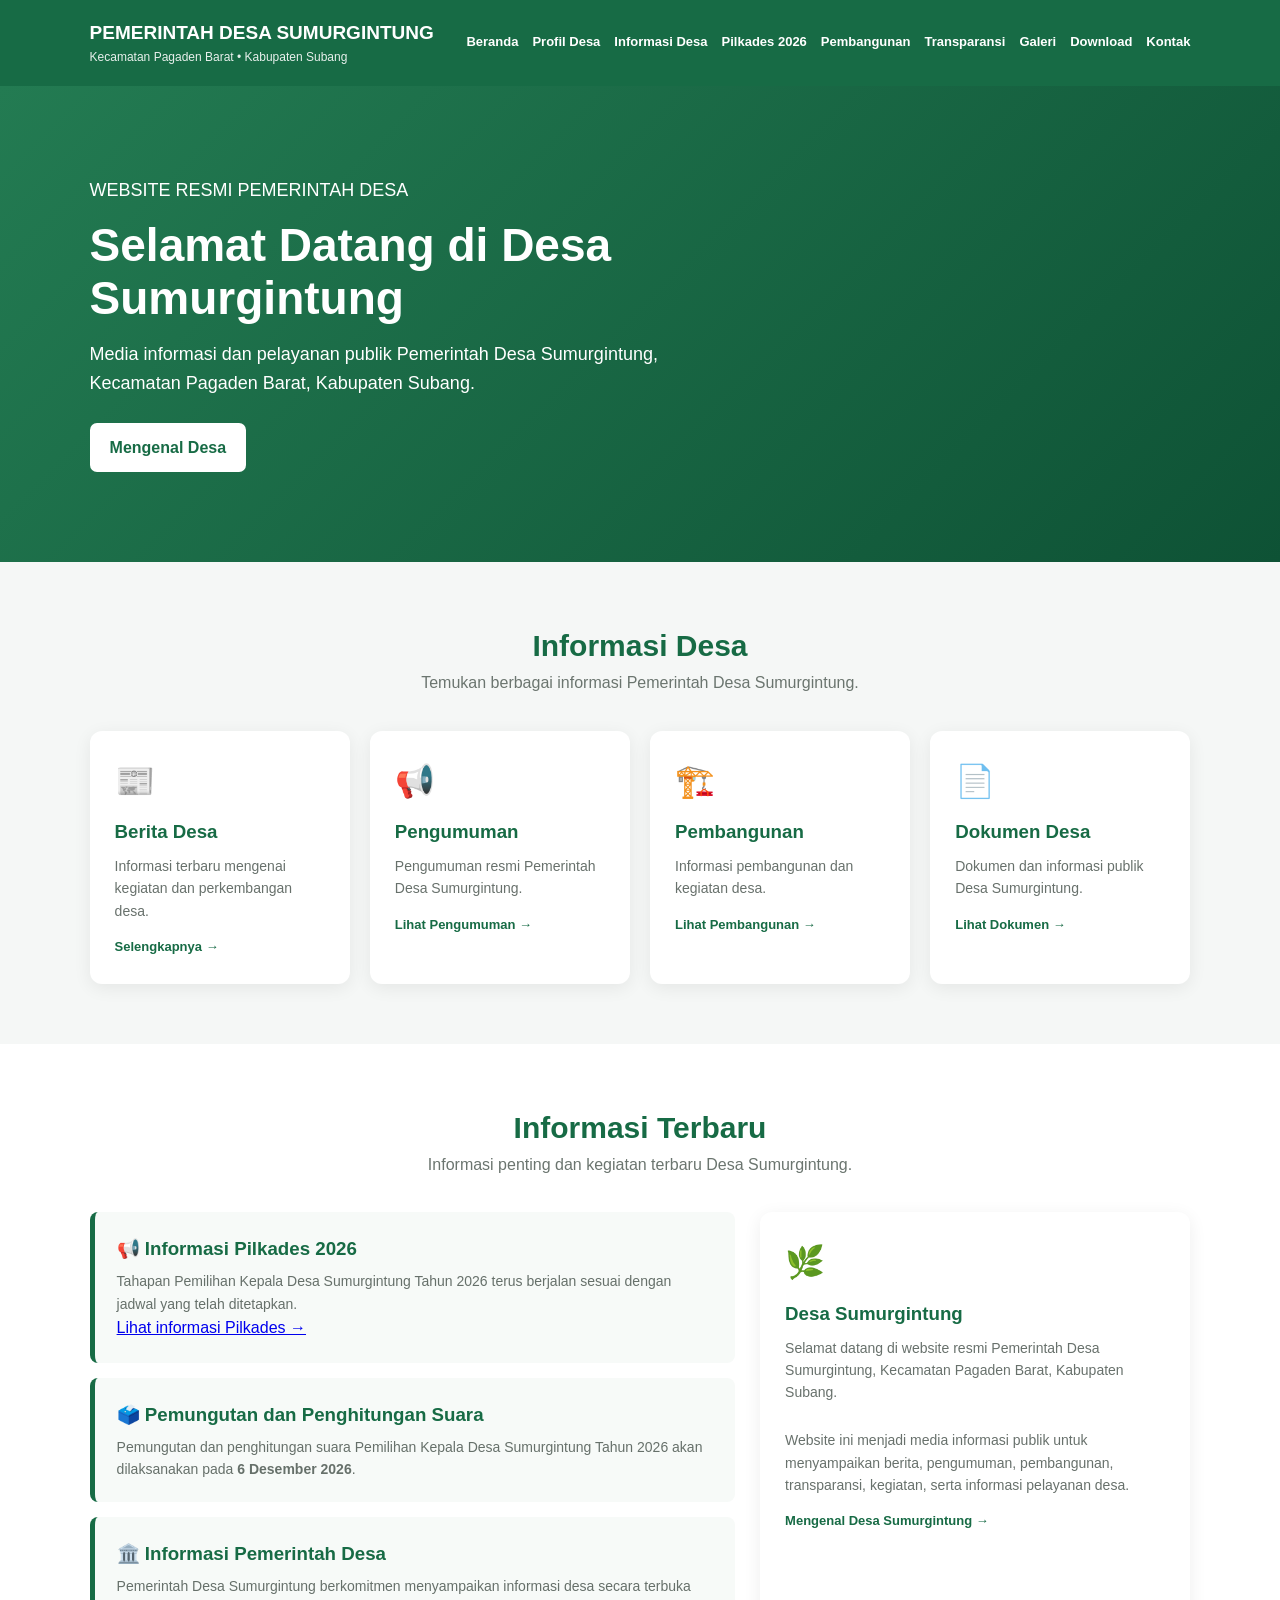
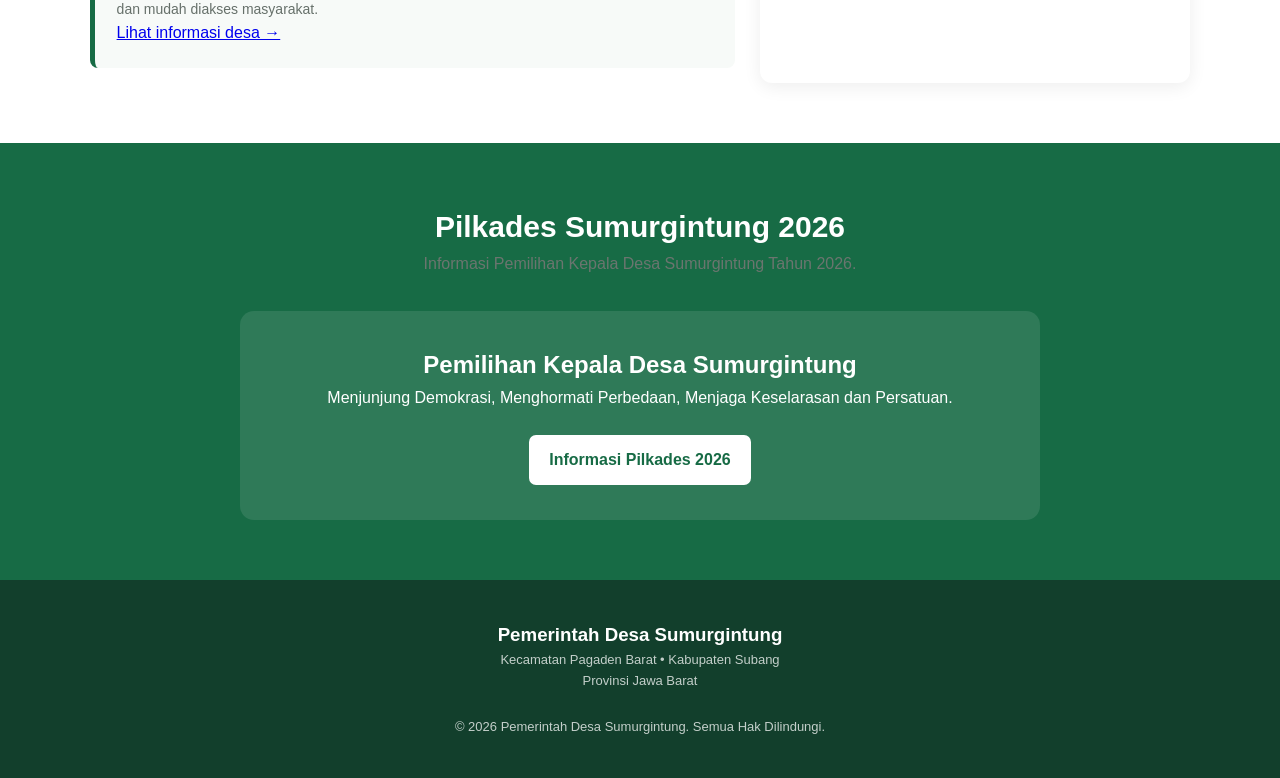
<file: index.html>
<!DOCTYPE html>
<html lang="id">
<head>
<meta charset="UTF-8">
<meta name="viewport" content="width=device-width, initial-scale=1.0">
<title>Pemerintah Desa Sumurgintung</title>

<style>
*{box-sizing:border-box;margin:0;padding:0}

body{
font-family:Arial,sans-serif;
background:#f5f7f6;
color:#26332c;
line-height:1.6
}

header{
background:#176b45;
color:white;
padding:18px 7%;
display:flex;
justify-content:space-between;
align-items:center;
flex-wrap:wrap;
gap:15px
}

.brand h1{font-size:19px}
.brand p{font-size:12px;opacity:.9}

nav{
display:flex;
flex-wrap:wrap;
gap:14px
}

nav a{
color:white;
text-decoration:none;
font-size:13px;
font-weight:bold
}

.hero{
background:linear-gradient(135deg,#237b52,#0e5235);
color:white;
padding:90px 7%;
}

.hero h2{
font-size:46px;
max-width:750px;
line-height:1.15;
margin:15px 0
}

.hero p{
font-size:18px;
max-width:650px
}

.btn{
display:inline-block;
margin-top:25px;
padding:12px 20px;
background:white;
color:#176b45;
border-radius:7px;
text-decoration:none;
font-weight:bold
}

section{
padding:60px 7%
}

.title{
text-align:center;
margin-bottom:35px
}

.title h2{
color:#176b45;
font-size:30px
}

.title p{
color:#6b756f
}

.cards{
display:grid;
grid-template-columns:repeat(4,1fr);
gap:20px
}

.card{
background:white;
padding:25px;
border-radius:12px;
box-shadow:0 4px 18px rgba(0,0,0,.07)
}

.card-icon{
font-size:32px;
margin-bottom:10px
}

.card h3{
color:#176b45;
margin-bottom:8px
}

.card p{
font-size:14px;
color:#68716c
}

.card a{
display:inline-block;
margin-top:15px;
color:#176b45;
text-decoration:none;
font-weight:bold;
font-size:13px
}

.info{
background:white
}

.info-grid{
display:grid;
grid-template-columns:1.5fr 1fr;
gap:25px
}

.info-box{
background:#f7faf8;
border-left:5px solid #176b45;
padding:22px;
border-radius:8px;
margin-bottom:15px
}

.info-box h3{
color:#176b45;
margin-bottom:6px
}

.info-box p{
font-size:14px;
color:#66706a
}

.pilkades{
background:#176b45;
color:white;
text-align:center
}

.pilkades h2{
color:white
}

.pilkades-box{
max-width:800px;
margin:auto;
padding:35px;
background:rgba(255,255,255,.1);
border-radius:14px
}

footer{
background:#123f2c;
color:white;
padding:40px 7%;
text-align:center
}

footer p{
color:rgba(255,255,255,.75);
font-size:13px
}

@media(max-width:900px){
.cards{grid-template-columns:repeat(2,1fr)}
.info-grid{grid-template-columns:1fr}
}

@media(max-width:600px){
.cards{grid-template-columns:1fr}
.hero h2{font-size:32px}
}
</style>
</head>

<body>

<header>

<div class="brand">
<h1>PEMERINTAH DESA SUMURGINTUNG</h1>
<p>Kecamatan Pagaden Barat • Kabupaten Subang</p>
</div>

<nav>
<a href="index.html">Beranda</a>
<a href="profil.html">Profil Desa</a>
<a href="pengumuman.html">Informasi Desa</a>
<a href="pilkades.html">Pilkades 2026</a>
<a href="pembangunan.html">Pembangunan</a>
<a href="transparansi.html">Transparansi</a>
<a href="galeri.html">Galeri</a>
<a href="download.html">Download</a>
<a href="kontak.html">Kontak</a>
</nav>

</header>

<section class="hero">

<div>
<p>WEBSITE RESMI PEMERINTAH DESA</p>

<h2>Selamat Datang di Desa Sumurgintung</h2>

<p>
Media informasi dan pelayanan publik Pemerintah Desa Sumurgintung,
Kecamatan Pagaden Barat, Kabupaten Subang.
</p>

<a href="profil.html" class="btn">
Mengenal Desa
</a>

</div>

</section>

<section>

<div class="title">
<h2>Informasi Desa</h2>
<p>Temukan berbagai informasi Pemerintah Desa Sumurgintung.</p>
</div>

<div class="cards">

<div class="card">
<div class="card-icon">📰</div>
<h3>Berita Desa</h3>
<p>Informasi terbaru mengenai kegiatan dan perkembangan desa.</p>
<a href="pengumuman.html">Selengkapnya →</a>
</div>

<div class="card">
<div class="card-icon">📢</div>
<h3>Pengumuman</h3>
<p>Pengumuman resmi Pemerintah Desa Sumurgintung.</p>
<a href="pengumuman.html">Lihat Pengumuman →</a>
</div>

<div class="card">
<div class="card-icon">🏗️</div>
<h3>Pembangunan</h3>
<p>Informasi pembangunan dan kegiatan desa.</p>
<a href="pembangunan.html">Lihat Pembangunan →</a>
</div>

<div class="card">
<div class="card-icon">📄</div>
<h3>Dokumen Desa</h3>
<p>Dokumen dan informasi publik Desa Sumurgintung.</p>
<a href="download.html">Lihat Dokumen →</a>
</div>

</div>

</section>

<section class="info">

<div class="title">
<h2>Informasi Terbaru</h2>
<p>Informasi penting dan kegiatan terbaru Desa Sumurgintung.</p>
</div>

<div class="info-grid">

<div>

<div class="info-box">
<h3>📢 Informasi Pilkades 2026</h3>
<p>
Tahapan Pemilihan Kepala Desa Sumurgintung Tahun 2026
terus berjalan sesuai dengan jadwal yang telah ditetapkan.
</p>
<a href="pilkades.html">Lihat informasi Pilkades →</a>
</div>

<div class="info-box">
<h3>🗳️ Pemungutan dan Penghitungan Suara</h3>
<p>
Pemungutan dan penghitungan suara Pemilihan Kepala Desa
Sumurgintung Tahun 2026 akan dilaksanakan pada
<strong>6 Desember 2026</strong>.
</p>
</div>

<div class="info-box">
<h3>🏛️ Informasi Pemerintah Desa</h3>
<p>
Pemerintah Desa Sumurgintung berkomitmen menyampaikan
informasi desa secara terbuka dan mudah diakses masyarakat.
</p>
<a href="pengumuman.html">Lihat informasi desa →</a>
</div>

</div>

<div class="card">

<div class="card-icon">🌿</div>

<h3>Desa Sumurgintung</h3>

<p>
Selamat datang di website resmi Pemerintah Desa Sumurgintung,
Kecamatan Pagaden Barat, Kabupaten Subang.
</p>

<br>

<p>
Website ini menjadi media informasi publik untuk menyampaikan
berita, pengumuman, pembangunan, transparansi, kegiatan,
serta informasi pelayanan desa.
</p>

<a href="profil.html">Mengenal Desa Sumurgintung →</a>

</div>

</div>

</section>

<section class="pilkades">

<div class="title">
<h2>Pilkades Sumurgintung 2026</h2>
<p>Informasi Pemilihan Kepala Desa Sumurgintung Tahun 2026.</p>
</div>

<div class="pilkades-box">

<h2>Pemilihan Kepala Desa Sumurgintung</h2>

<p>
Menjunjung Demokrasi, Menghormati Perbedaan,
Menjaga Keselarasan dan Persatuan.
</p>

<a href="pilkades.html" class="btn">
Informasi Pilkades 2026
</a>

</div>

</section>

<footer>

<h3>Pemerintah Desa Sumurgintung</h3>

<p>
Kecamatan Pagaden Barat • Kabupaten Subang<br>
Provinsi Jawa Barat
</p>

<br>

<p>
© 2026 Pemerintah Desa Sumurgintung. Semua Hak Dilindungi.
</p>

</footer>

</body>
</html>
</file>
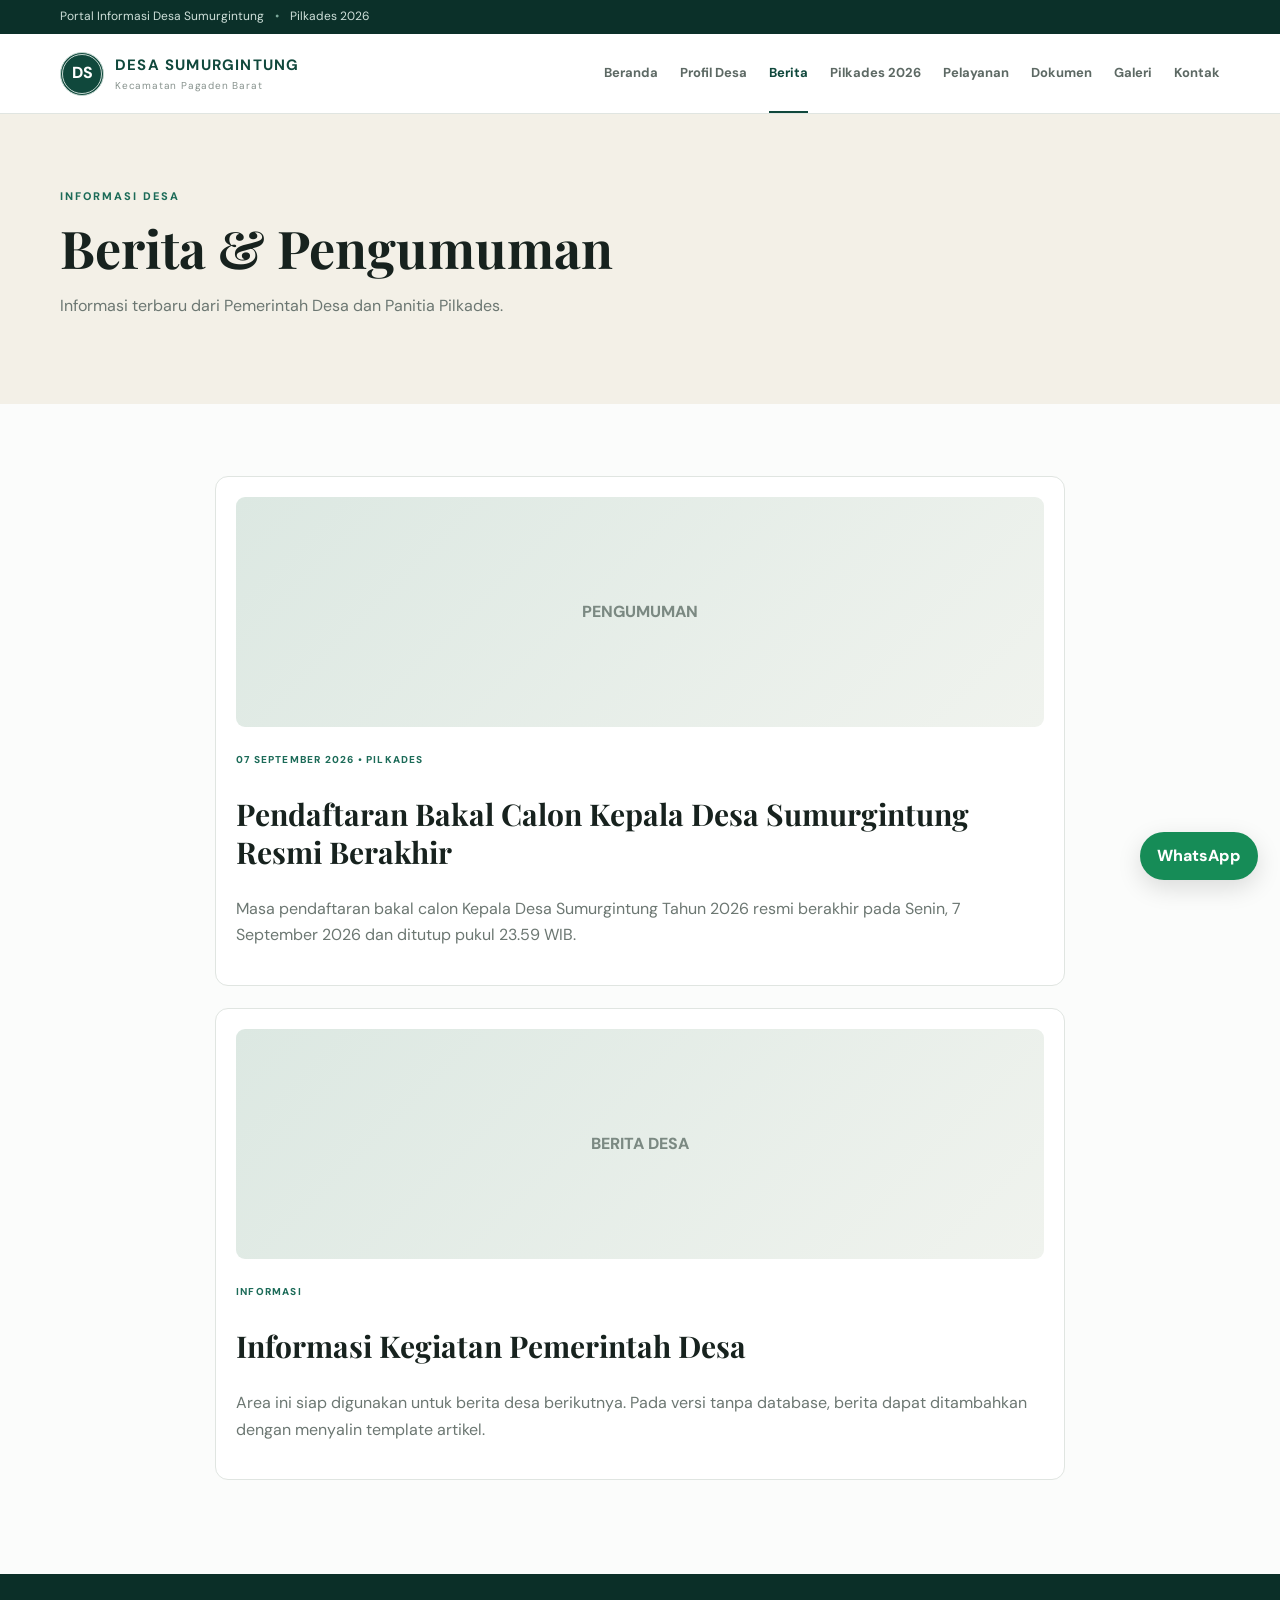
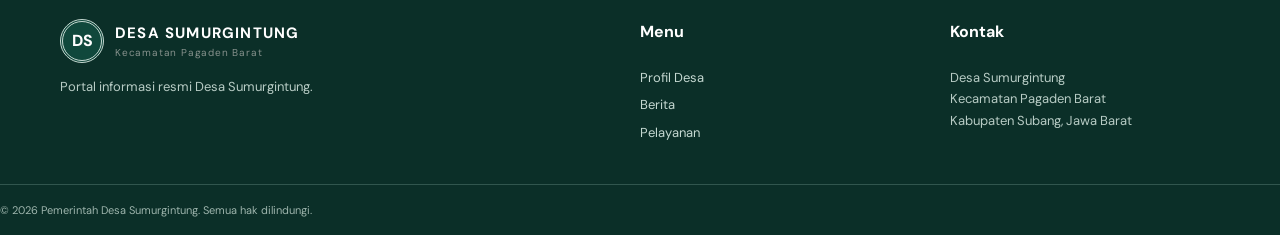
<file: berita.html>
<!doctype html>
<html lang="id">
<head><meta charset="utf-8"><meta name="viewport" content="width=device-width,initial-scale=1">
<meta name="description" content="Portal resmi Desa Sumurgintung dan informasi Pilkades Sumurgintung Tahun 2026">
<title>Berita & Pengumuman | Desa Sumurgintung</title><link rel="stylesheet" href="style.css"></head>
<body>
<div class="topbar"><div class="wrap">Portal Informasi Desa Sumurgintung <span>•</span> Pilkades 2026</div></div>
<header><div class="wrap nav"><a class="brand" href="index.html"><div class="logo">DS</div><div><strong>DESA SUMURGINTUNG</strong><small>Kecamatan Pagaden Barat</small></div></a>
<button class="hamb" aria-label="Buka menu">☰</button><nav><a class="" href="index.html">Beranda</a><a class="" href="profil.html">Profil Desa</a><a class="active" href="berita.html">Berita</a><a class="" href="pilkades.html">Pilkades 2026</a><a class="" href="pelayanan.html">Pelayanan</a><a class="" href="download.html">Dokumen</a><a class="" href="galeri.html">Galeri</a><a class="" href="kontak.html">Kontak</a></nav></div></header>
<main><section class="pagehead"><div class="wrap"><span>INFORMASI DESA</span><h1>Berita & Pengumuman</h1><p>Informasi terbaru dari Pemerintah Desa dan Panitia Pilkades.</p></div></section><section class="section"><div class="wrap news-list"><article><div class="news-img wide">PENGUMUMAN</div><small>07 SEPTEMBER 2026 • PILKADES</small><h2>Pendaftaran Bakal Calon Kepala Desa Sumurgintung Resmi Berakhir</h2><p>Masa pendaftaran bakal calon Kepala Desa Sumurgintung Tahun 2026 resmi berakhir pada Senin, 7 September 2026 dan ditutup pukul 23.59 WIB.</p></article><article><div class="news-img wide">BERITA DESA</div><small>INFORMASI</small><h2>Informasi Kegiatan Pemerintah Desa</h2><p>Area ini siap digunakan untuk berita desa berikutnya. Pada versi tanpa database, berita dapat ditambahkan dengan menyalin template artikel.</p></article></div></section></main>
<footer><div class="wrap footer-grid"><div><div class="brand foot"><div class="logo">DS</div><div><strong>DESA SUMURGINTUNG</strong><small>Kecamatan Pagaden Barat</small></div></div><p>Portal informasi resmi Desa Sumurgintung.</p></div><div><h4>Menu</h4><a href="profil.html">Profil Desa</a><a href="berita.html">Berita</a><a href="pelayanan.html">Pelayanan</a></div><div><h4>Kontak</h4><p>Desa Sumurgintung<br>Kecamatan Pagaden Barat<br>Kabupaten Subang, Jawa Barat</p></div></div><div class="copyright">© 2026 Pemerintah Desa Sumurgintung. Semua hak dilindungi.</div></footer>
<a class="wa" href="https://wa.me/6280000000000" target="_blank">WhatsApp</a><script src="script.js"></script></body></html>
</file>
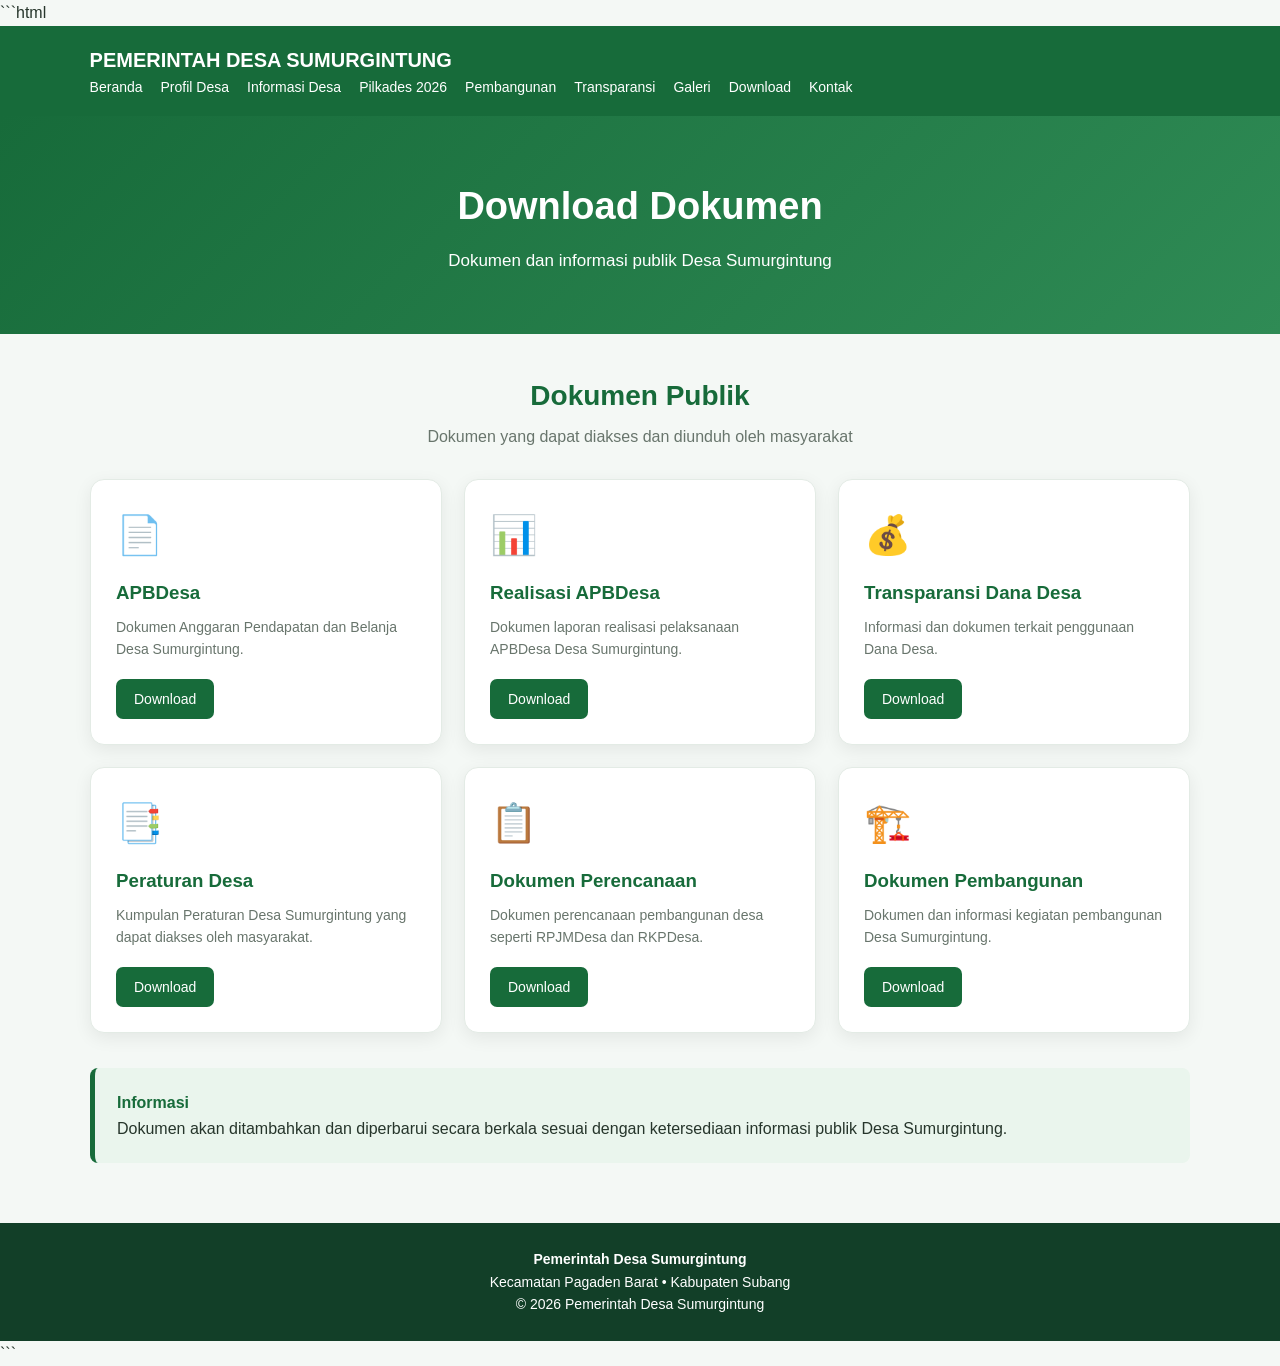
<file: download.html>
```html
<!DOCTYPE html>
<html lang="id">
<head>
<meta charset="UTF-8">
<meta name="viewport" content="width=device-width, initial-scale=1.0">
<title>Download - Desa Sumurgintung</title>

<style>
*{
  box-sizing:border-box;
  margin:0;
  padding:0;
}

body{
  font-family:Arial,sans-serif;
  background:#f4f8f5;
  color:#26352b;
  line-height:1.6;
}

header{
  background:#176b3a;
  color:white;
  padding:18px 7%;
  display:flex;
  justify-content:space-between;
  align-items:center;
  flex-wrap:wrap;
}

.logo{
  font-size:20px;
  font-weight:bold;
}

nav{
  display:flex;
  gap:18px;
  flex-wrap:wrap;
}

nav a{
  color:white;
  text-decoration:none;
  font-size:14px;
}

nav a:hover{
  text-decoration:underline;
}

.hero{
  background:linear-gradient(135deg,#176b3a,#2f8b55);
  color:white;
  text-align:center;
  padding:60px 7%;
}

.hero h1{
  font-size:38px;
  margin-bottom:10px;
}

.hero p{
  font-size:17px;
}

.container{
  width:86%;
  max-width:1100px;
  margin:40px auto;
}

.section-title{
  text-align:center;
  margin-bottom:30px;
}

.section-title h2{
  color:#176b3a;
  font-size:28px;
}

.section-title p{
  color:#68756c;
  margin-top:5px;
}

.documents{
  display:grid;
  grid-template-columns:repeat(auto-fit,minmax(280px,1fr));
  gap:22px;
}

.document{
  background:white;
  padding:25px;
  border-radius:14px;
  border:1px solid #e3ebe5;
  box-shadow:0 5px 18px rgba(0,0,0,.07);
}

.icon{
  font-size:38px;
  margin-bottom:12px;
}

.document h3{
  color:#176b3a;
  margin-bottom:8px;
}

.document p{
  color:#68756c;
  font-size:14px;
}

.button{
  display:inline-block;
  margin-top:18px;
  padding:9px 18px;
  background:#176b3a;
  color:white;
  text-decoration:none;
  border-radius:7px;
  font-size:14px;
}

.button:hover{
  background:#12562f;
}

.info{
  margin-top:35px;
  background:#eaf5ed;
  border-left:5px solid #176b3a;
  padding:22px;
  border-radius:8px;
}

.info strong{
  color:#176b3a;
}

footer{
  margin-top:60px;
  background:#123f28;
  color:white;
  text-align:center;
  padding:25px 7%;
  font-size:14px;
}

@media(max-width:700px){
  header{
    gap:15px;
  }

  nav{
    gap:10px;
  }

  .hero h1{
    font-size:30px;
  }

  .container{
    width:90%;
  }
}
</style>
</head>

<body>

<header>
  <div class="logo">PEMERINTAH DESA SUMURGINTUNG</div>

  <nav>
    <a href="index.html">Beranda</a>
    <a href="profil.html">Profil Desa</a>
    <a href="pengumuman.html">Informasi Desa</a>
    <a href="pilkades.html">Pilkades 2026</a>
    <a href="pembangunan.html">Pembangunan</a>
    <a href="transparansi.html">Transparansi</a>
    <a href="galeri.html">Galeri</a>
    <a href="download.html">Download</a>
    <a href="kontak.html">Kontak</a>
  </nav>
</header>

<section class="hero">
  <h1>Download Dokumen</h1>
  <p>Dokumen dan informasi publik Desa Sumurgintung</p>
</section>

<div class="container">

  <div class="section-title">
    <h2>Dokumen Publik</h2>
    <p>Dokumen yang dapat diakses dan diunduh oleh masyarakat</p>
  </div>

  <div class="documents">

    <div class="document">
      <div class="icon">📄</div>
      <h3>APBDesa</h3>
      <p>
        Dokumen Anggaran Pendapatan dan Belanja Desa
        Sumurgintung.
      </p>
      <a href="#" class="button">Download</a>
    </div>

    <div class="document">
      <div class="icon">📊</div>
      <h3>Realisasi APBDesa</h3>
      <p>
        Dokumen laporan realisasi pelaksanaan APBDesa
        Desa Sumurgintung.
      </p>
      <a href="#" class="button">Download</a>
    </div>

    <div class="document">
      <div class="icon">💰</div>
      <h3>Transparansi Dana Desa</h3>
      <p>
        Informasi dan dokumen terkait penggunaan
        Dana Desa.
      </p>
      <a href="#" class="button">Download</a>
    </div>

    <div class="document">
      <div class="icon">📑</div>
      <h3>Peraturan Desa</h3>
      <p>
        Kumpulan Peraturan Desa Sumurgintung yang
        dapat diakses oleh masyarakat.
      </p>
      <a href="#" class="button">Download</a>
    </div>

    <div class="document">
      <div class="icon">📋</div>
      <h3>Dokumen Perencanaan</h3>
      <p>
        Dokumen perencanaan pembangunan desa seperti
        RPJMDesa dan RKPDesa.
      </p>
      <a href="#" class="button">Download</a>
    </div>

    <div class="document">
      <div class="icon">🏗️</div>
      <h3>Dokumen Pembangunan</h3>
      <p>
        Dokumen dan informasi kegiatan pembangunan
        Desa Sumurgintung.
      </p>
      <a href="#" class="button">Download</a>
    </div>

  </div>

  <div class="info">
    <strong>Informasi</strong>
    <p>
      Dokumen akan ditambahkan dan diperbarui secara berkala
      sesuai dengan ketersediaan informasi publik Desa Sumurgintung.
    </p>
  </div>

</div>

<footer>
  <p><strong>Pemerintah Desa Sumurgintung</strong></p>
  <p>Kecamatan Pagaden Barat • Kabupaten Subang</p>
  <p>© 2026 Pemerintah Desa Sumurgintung</p>
</footer>

</body>
</html>
```
</file>
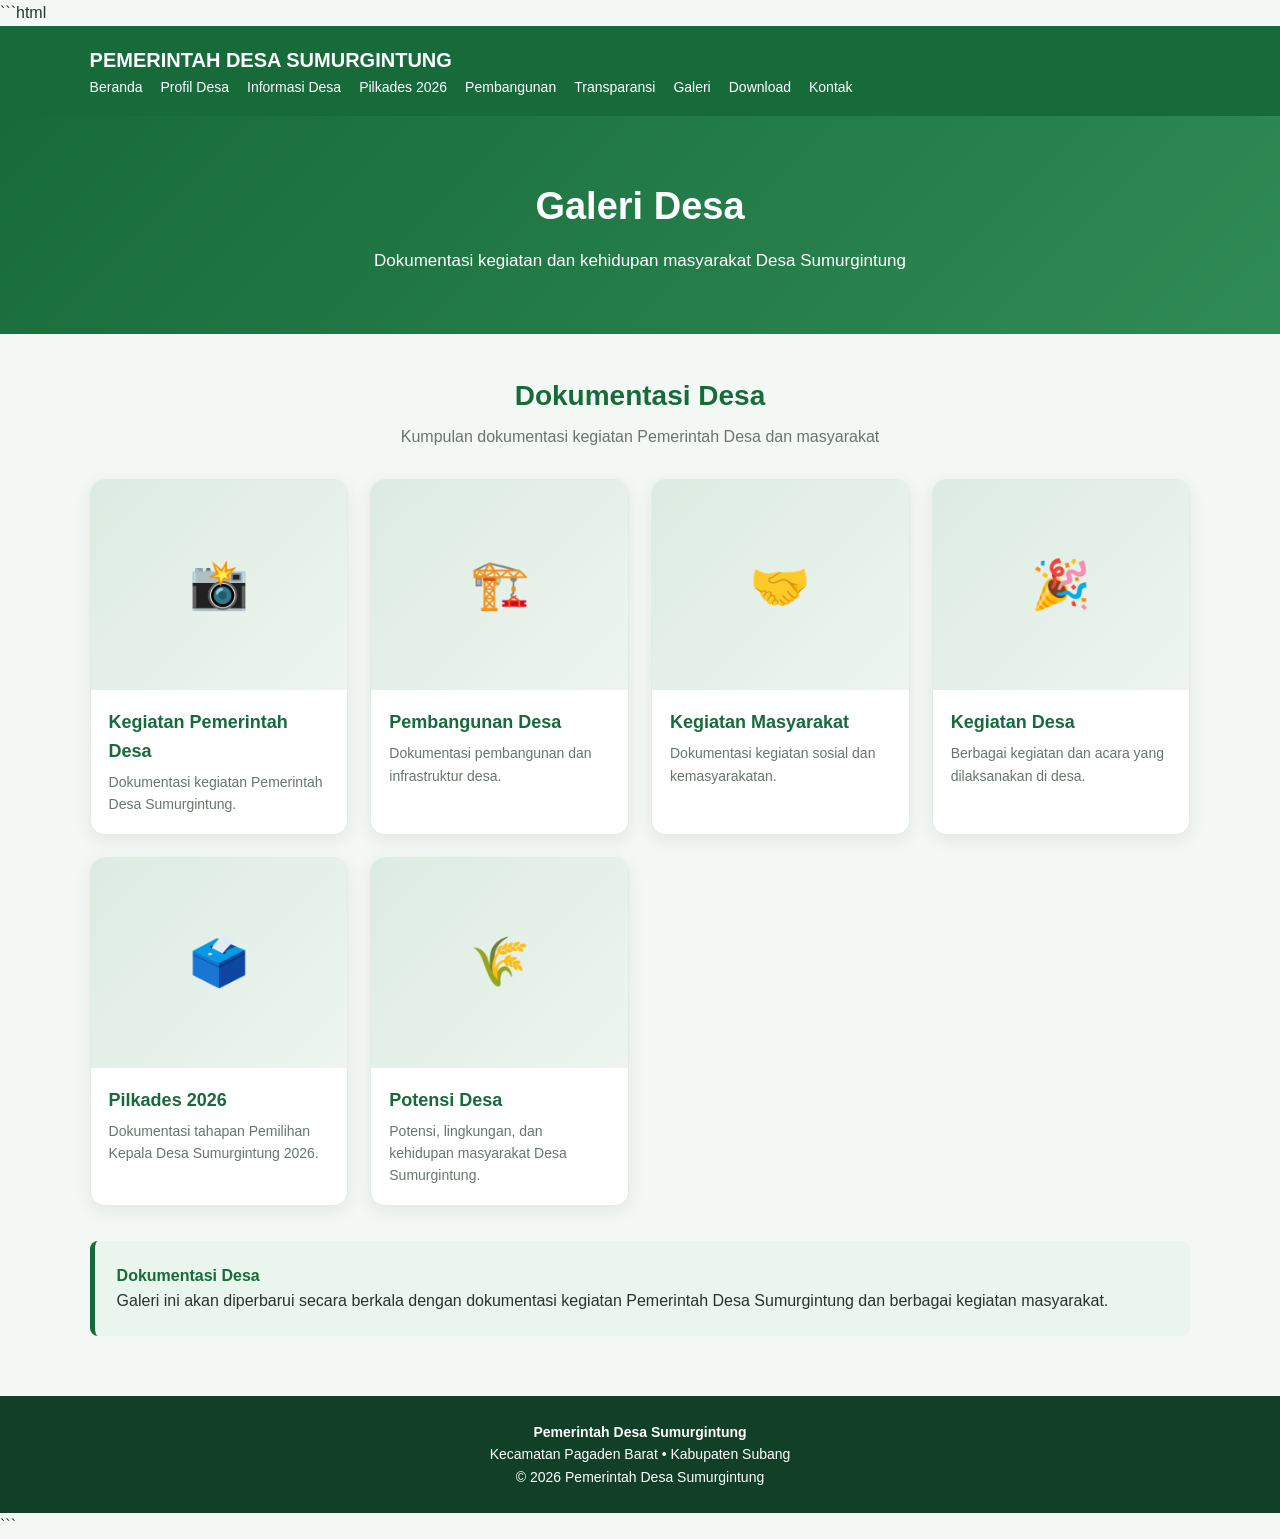
<file: galeri.html>
```html
<!DOCTYPE html>
<html lang="id">
<head>
<meta charset="UTF-8">
<meta name="viewport" content="width=device-width, initial-scale=1.0">
<title>Galeri Desa - Desa Sumurgintung</title>

<style>
*{
  box-sizing:border-box;
  margin:0;
  padding:0;
}

body{
  font-family:Arial,sans-serif;
  background:#f4f8f5;
  color:#26352b;
  line-height:1.6;
}

header{
  background:#176b3a;
  color:white;
  padding:18px 7%;
  display:flex;
  justify-content:space-between;
  align-items:center;
  flex-wrap:wrap;
}

.logo{
  font-size:20px;
  font-weight:bold;
}

nav{
  display:flex;
  gap:18px;
  flex-wrap:wrap;
}

nav a{
  color:white;
  text-decoration:none;
  font-size:14px;
}

nav a:hover{
  text-decoration:underline;
}

.hero{
  background:linear-gradient(135deg,#176b3a,#2f8b55);
  color:white;
  text-align:center;
  padding:60px 7%;
}

.hero h1{
  font-size:38px;
  margin-bottom:10px;
}

.hero p{
  font-size:17px;
}

.container{
  width:86%;
  max-width:1150px;
  margin:40px auto;
}

.section-title{
  text-align:center;
  margin-bottom:30px;
}

.section-title h2{
  color:#176b3a;
  font-size:28px;
}

.section-title p{
  color:#68756c;
  margin-top:5px;
}

.gallery{
  display:grid;
  grid-template-columns:repeat(auto-fit,minmax(240px,1fr));
  gap:22px;
}

.photo{
  background:white;
  border-radius:14px;
  overflow:hidden;
  border:1px solid #e3ebe5;
  box-shadow:0 5px 18px rgba(0,0,0,.07);
}

.photo-box{
  height:210px;
  background:linear-gradient(135deg,#dcebe1,#eef5f0);
  display:flex;
  align-items:center;
  justify-content:center;
  color:#176b3a;
  font-size:48px;
}

.photo-info{
  padding:18px;
}

.photo-info h3{
  color:#176b3a;
  margin-bottom:5px;
  font-size:18px;
}

.photo-info p{
  color:#68756c;
  font-size:14px;
}

.info{
  margin-top:35px;
  background:#eaf5ed;
  border-left:5px solid #176b3a;
  padding:22px;
  border-radius:8px;
}

.info strong{
  color:#176b3a;
}

footer{
  margin-top:60px;
  background:#123f28;
  color:white;
  text-align:center;
  padding:25px 7%;
  font-size:14px;
}

@media(max-width:700px){
  header{
    gap:15px;
  }

  nav{
    gap:10px;
  }

  .hero h1{
    font-size:30px;
  }

  .container{
    width:90%;
  }
}
</style>
</head>

<body>

<header>
  <div class="logo">PEMERINTAH DESA SUMURGINTUNG</div>

  <nav>
    <a href="index.html">Beranda</a>
    <a href="profil.html">Profil Desa</a>
    <a href="pengumuman.html">Informasi Desa</a>
    <a href="pilkades.html">Pilkades 2026</a>
    <a href="pembangunan.html">Pembangunan</a>
    <a href="transparansi.html">Transparansi</a>
    <a href="galeri.html">Galeri</a>
    <a href="download.html">Download</a>
    <a href="kontak.html">Kontak</a>
  </nav>
</header>

<section class="hero">
  <h1>Galeri Desa</h1>
  <p>Dokumentasi kegiatan dan kehidupan masyarakat Desa Sumurgintung</p>
</section>

<div class="container">

  <div class="section-title">
    <h2>Dokumentasi Desa</h2>
    <p>Kumpulan dokumentasi kegiatan Pemerintah Desa dan masyarakat</p>
  </div>

  <div class="gallery">

    <div class="photo">
      <div class="photo-box">📸</div>
      <div class="photo-info">
        <h3>Kegiatan Pemerintah Desa</h3>
        <p>Dokumentasi kegiatan Pemerintah Desa Sumurgintung.</p>
      </div>
    </div>

    <div class="photo">
      <div class="photo-box">🏗️</div>
      <div class="photo-info">
        <h3>Pembangunan Desa</h3>
        <p>Dokumentasi pembangunan dan infrastruktur desa.</p>
      </div>
    </div>

    <div class="photo">
      <div class="photo-box">🤝</div>
      <div class="photo-info">
        <h3>Kegiatan Masyarakat</h3>
        <p>Dokumentasi kegiatan sosial dan kemasyarakatan.</p>
      </div>
    </div>

    <div class="photo">
      <div class="photo-box">🎉</div>
      <div class="photo-info">
        <h3>Kegiatan Desa</h3>
        <p>Berbagai kegiatan dan acara yang dilaksanakan di desa.</p>
      </div>
    </div>

    <div class="photo">
      <div class="photo-box">🗳️</div>
      <div class="photo-info">
        <h3>Pilkades 2026</h3>
        <p>Dokumentasi tahapan Pemilihan Kepala Desa Sumurgintung 2026.</p>
      </div>
    </div>

    <div class="photo">
      <div class="photo-box">🌾</div>
      <div class="photo-info">
        <h3>Potensi Desa</h3>
        <p>Potensi, lingkungan, dan kehidupan masyarakat Desa Sumurgintung.</p>
      </div>
    </div>

  </div>

  <div class="info">
    <strong>Dokumentasi Desa</strong>
    <p>
      Galeri ini akan diperbarui secara berkala dengan dokumentasi
      kegiatan Pemerintah Desa Sumurgintung dan berbagai kegiatan masyarakat.
    </p>
  </div>

</div>

<footer>
  <p><strong>Pemerintah Desa Sumurgintung</strong></p>
  <p>Kecamatan Pagaden Barat • Kabupaten Subang</p>
  <p>© 2026 Pemerintah Desa Sumurgintung</p>
</footer>

</body>
</html>
```
</file>
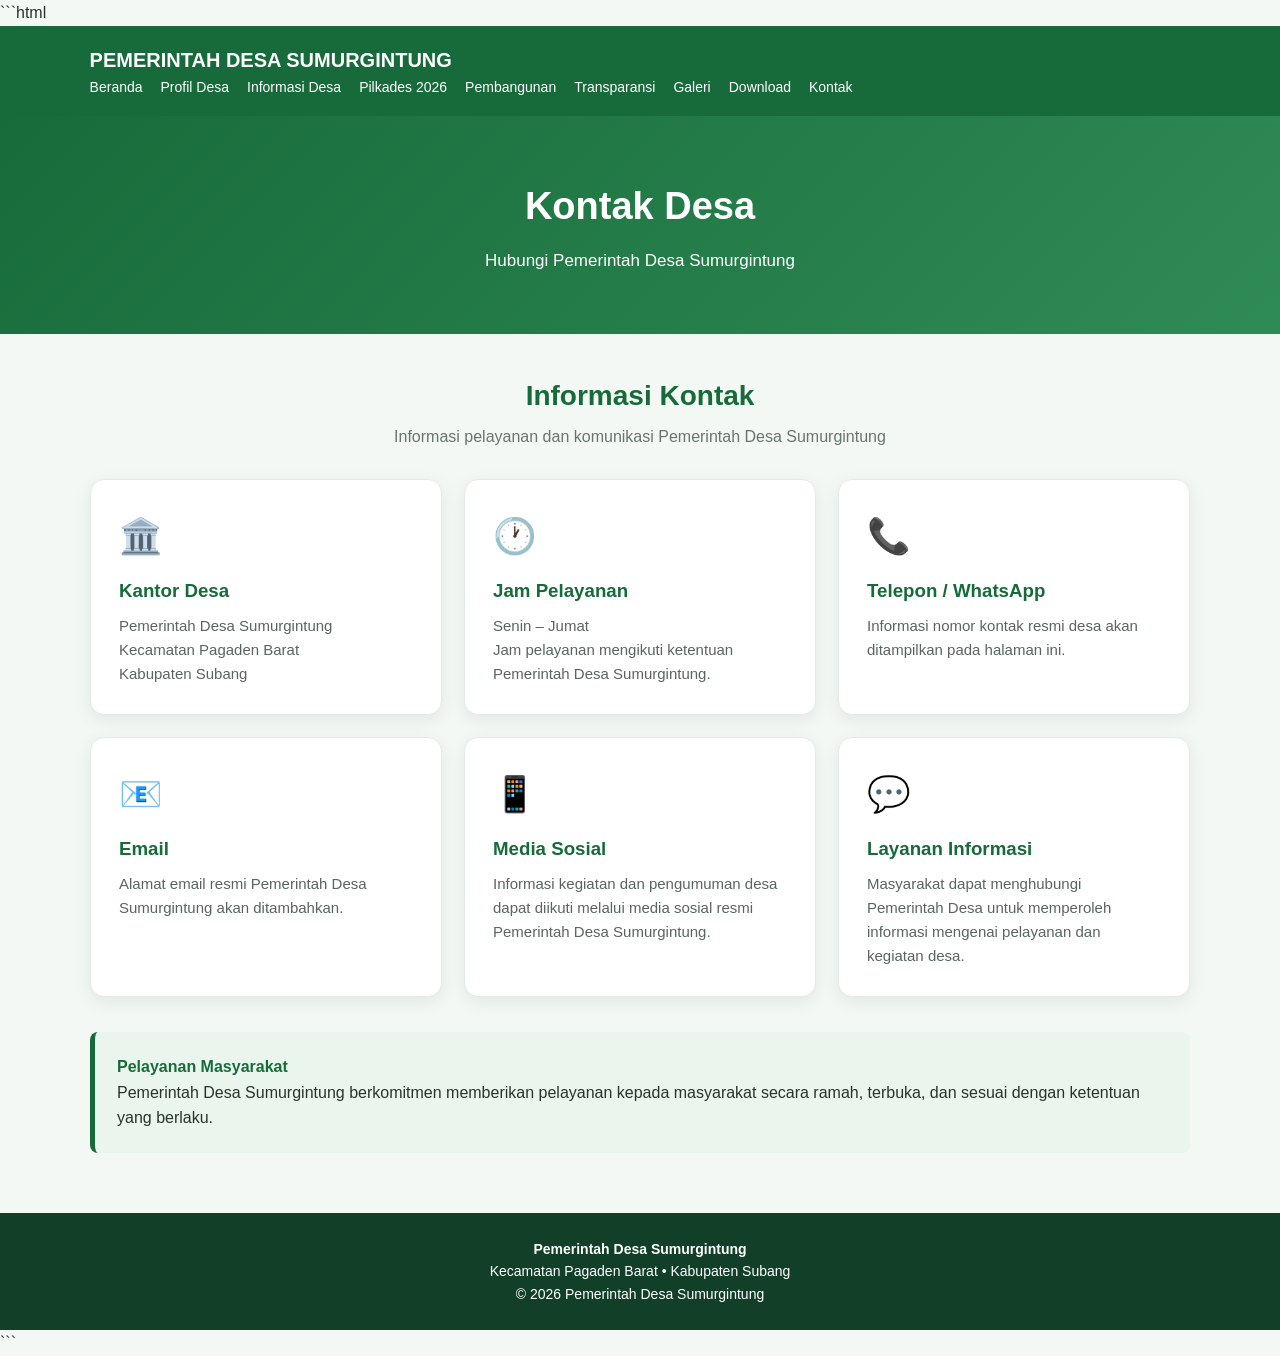
<file: kontak.html>
```html
<!DOCTYPE html>
<html lang="id">
<head>
<meta charset="UTF-8">
<meta name="viewport" content="width=device-width, initial-scale=1.0">
<title>Kontak - Desa Sumurgintung</title>

<style>
*{
  box-sizing:border-box;
  margin:0;
  padding:0;
}

body{
  font-family:Arial,sans-serif;
  background:#f4f8f5;
  color:#26352b;
  line-height:1.6;
}

header{
  background:#176b3a;
  color:white;
  padding:18px 7%;
  display:flex;
  justify-content:space-between;
  align-items:center;
  flex-wrap:wrap;
}

.logo{
  font-size:20px;
  font-weight:bold;
}

nav{
  display:flex;
  gap:18px;
  flex-wrap:wrap;
}

nav a{
  color:white;
  text-decoration:none;
  font-size:14px;
}

nav a:hover{
  text-decoration:underline;
}

.hero{
  background:linear-gradient(135deg,#176b3a,#2f8b55);
  color:white;
  text-align:center;
  padding:60px 7%;
}

.hero h1{
  font-size:38px;
  margin-bottom:10px;
}

.hero p{
  font-size:17px;
}

.container{
  width:86%;
  max-width:1100px;
  margin:40px auto;
}

.section-title{
  text-align:center;
  margin-bottom:30px;
}

.section-title h2{
  color:#176b3a;
  font-size:28px;
}

.section-title p{
  color:#68756c;
  margin-top:5px;
}

.contact-grid{
  display:grid;
  grid-template-columns:repeat(auto-fit,minmax(260px,1fr));
  gap:22px;
}

.card{
  background:white;
  padding:28px;
  border-radius:14px;
  border:1px solid #e3ebe5;
  box-shadow:0 5px 18px rgba(0,0,0,.07);
}

.icon{
  font-size:35px;
  margin-bottom:12px;
}

.card h3{
  color:#176b3a;
  margin-bottom:8px;
}

.card p{
  color:#59655d;
  font-size:15px;
}

.info{
  margin-top:35px;
  background:#eaf5ed;
  border-left:5px solid #176b3a;
  padding:22px;
  border-radius:8px;
}

.info strong{
  color:#176b3a;
}

footer{
  margin-top:60px;
  background:#123f28;
  color:white;
  text-align:center;
  padding:25px 7%;
  font-size:14px;
}

@media(max-width:700px){
  header{
    gap:15px;
  }

  nav{
    gap:10px;
  }

  .hero h1{
    font-size:30px;
  }

  .container{
    width:90%;
  }
}
</style>
</head>

<body>

<header>
  <div class="logo">PEMERINTAH DESA SUMURGINTUNG</div>

  <nav>
    <a href="index.html">Beranda</a>
    <a href="profil.html">Profil Desa</a>
    <a href="pengumuman.html">Informasi Desa</a>
    <a href="pilkades.html">Pilkades 2026</a>
    <a href="pembangunan.html">Pembangunan</a>
    <a href="transparansi.html">Transparansi</a>
    <a href="galeri.html">Galeri</a>
    <a href="download.html">Download</a>
    <a href="kontak.html">Kontak</a>
  </nav>
</header>

<section class="hero">
  <h1>Kontak Desa</h1>
  <p>Hubungi Pemerintah Desa Sumurgintung</p>
</section>

<div class="container">

  <div class="section-title">
    <h2>Informasi Kontak</h2>
    <p>Informasi pelayanan dan komunikasi Pemerintah Desa Sumurgintung</p>
  </div>

  <div class="contact-grid">

    <div class="card">
      <div class="icon">🏛️</div>
      <h3>Kantor Desa</h3>
      <p>
        Pemerintah Desa Sumurgintung<br>
        Kecamatan Pagaden Barat<br>
        Kabupaten Subang
      </p>
    </div>

    <div class="card">
      <div class="icon">🕐</div>
      <h3>Jam Pelayanan</h3>
      <p>
        Senin – Jumat<br>
        Jam pelayanan mengikuti ketentuan
        Pemerintah Desa Sumurgintung.
      </p>
    </div>

    <div class="card">
      <div class="icon">📞</div>
      <h3>Telepon / WhatsApp</h3>
      <p>
        Informasi nomor kontak resmi desa
        akan ditampilkan pada halaman ini.
      </p>
    </div>

    <div class="card">
      <div class="icon">📧</div>
      <h3>Email</h3>
      <p>
        Alamat email resmi Pemerintah Desa
        Sumurgintung akan ditambahkan.
      </p>
    </div>

    <div class="card">
      <div class="icon">📱</div>
      <h3>Media Sosial</h3>
      <p>
        Informasi kegiatan dan pengumuman desa
        dapat diikuti melalui media sosial resmi
        Pemerintah Desa Sumurgintung.
      </p>
    </div>

    <div class="card">
      <div class="icon">💬</div>
      <h3>Layanan Informasi</h3>
      <p>
        Masyarakat dapat menghubungi Pemerintah Desa
        untuk memperoleh informasi mengenai pelayanan
        dan kegiatan desa.
      </p>
    </div>

  </div>

  <div class="info">
    <strong>Pelayanan Masyarakat</strong>
    <p>
      Pemerintah Desa Sumurgintung berkomitmen memberikan
      pelayanan kepada masyarakat secara ramah, terbuka,
      dan sesuai dengan ketentuan yang berlaku.
    </p>
  </div>

</div>

<footer>
  <p><strong>Pemerintah Desa Sumurgintung</strong></p>
  <p>Kecamatan Pagaden Barat • Kabupaten Subang</p>
  <p>© 2026 Pemerintah Desa Sumurgintung</p>
</footer>

</body>
</html>
```
</file>
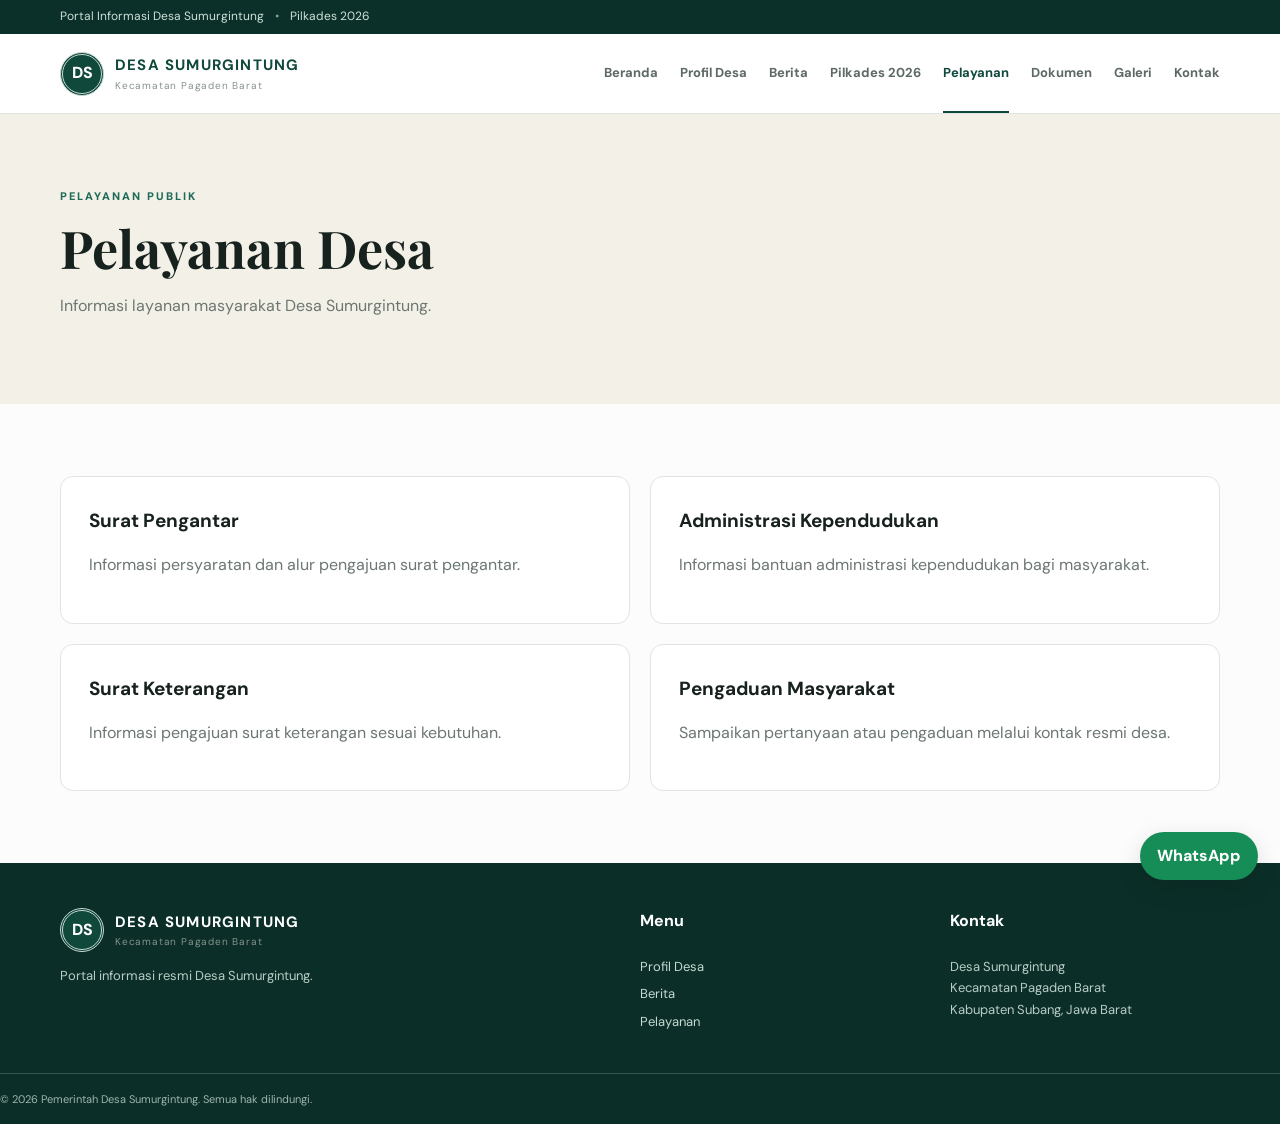
<file: pelayanan.html>
<!doctype html>
<html lang="id">
<head><meta charset="utf-8"><meta name="viewport" content="width=device-width,initial-scale=1">
<meta name="description" content="Portal resmi Desa Sumurgintung dan informasi Pilkades Sumurgintung Tahun 2026">
<title>Pelayanan Desa | Desa Sumurgintung</title><link rel="stylesheet" href="style.css"></head>
<body>
<div class="topbar"><div class="wrap">Portal Informasi Desa Sumurgintung <span>•</span> Pilkades 2026</div></div>
<header><div class="wrap nav"><a class="brand" href="index.html"><div class="logo">DS</div><div><strong>DESA SUMURGINTUNG</strong><small>Kecamatan Pagaden Barat</small></div></a>
<button class="hamb" aria-label="Buka menu">☰</button><nav><a class="" href="index.html">Beranda</a><a class="" href="profil.html">Profil Desa</a><a class="" href="berita.html">Berita</a><a class="" href="pilkades.html">Pilkades 2026</a><a class="active" href="pelayanan.html">Pelayanan</a><a class="" href="download.html">Dokumen</a><a class="" href="galeri.html">Galeri</a><a class="" href="kontak.html">Kontak</a></nav></div></header>
<main><section class="pagehead"><div class="wrap"><span>PELAYANAN PUBLIK</span><h1>Pelayanan Desa</h1><p>Informasi layanan masyarakat Desa Sumurgintung.</p></div></section><section class="section"><div class="wrap service-grid"><article><b>Surat Pengantar</b><p>Informasi persyaratan dan alur pengajuan surat pengantar.</p></article><article><b>Administrasi Kependudukan</b><p>Informasi bantuan administrasi kependudukan bagi masyarakat.</p></article><article><b>Surat Keterangan</b><p>Informasi pengajuan surat keterangan sesuai kebutuhan.</p></article><article><b>Pengaduan Masyarakat</b><p>Sampaikan pertanyaan atau pengaduan melalui kontak resmi desa.</p></article></div></section></main>
<footer><div class="wrap footer-grid"><div><div class="brand foot"><div class="logo">DS</div><div><strong>DESA SUMURGINTUNG</strong><small>Kecamatan Pagaden Barat</small></div></div><p>Portal informasi resmi Desa Sumurgintung.</p></div><div><h4>Menu</h4><a href="profil.html">Profil Desa</a><a href="berita.html">Berita</a><a href="pelayanan.html">Pelayanan</a></div><div><h4>Kontak</h4><p>Desa Sumurgintung<br>Kecamatan Pagaden Barat<br>Kabupaten Subang, Jawa Barat</p></div></div><div class="copyright">© 2026 Pemerintah Desa Sumurgintung. Semua hak dilindungi.</div></footer>
<a class="wa" href="https://wa.me/6280000000000" target="_blank">WhatsApp</a><script src="script.js"></script></body></html>
</file>
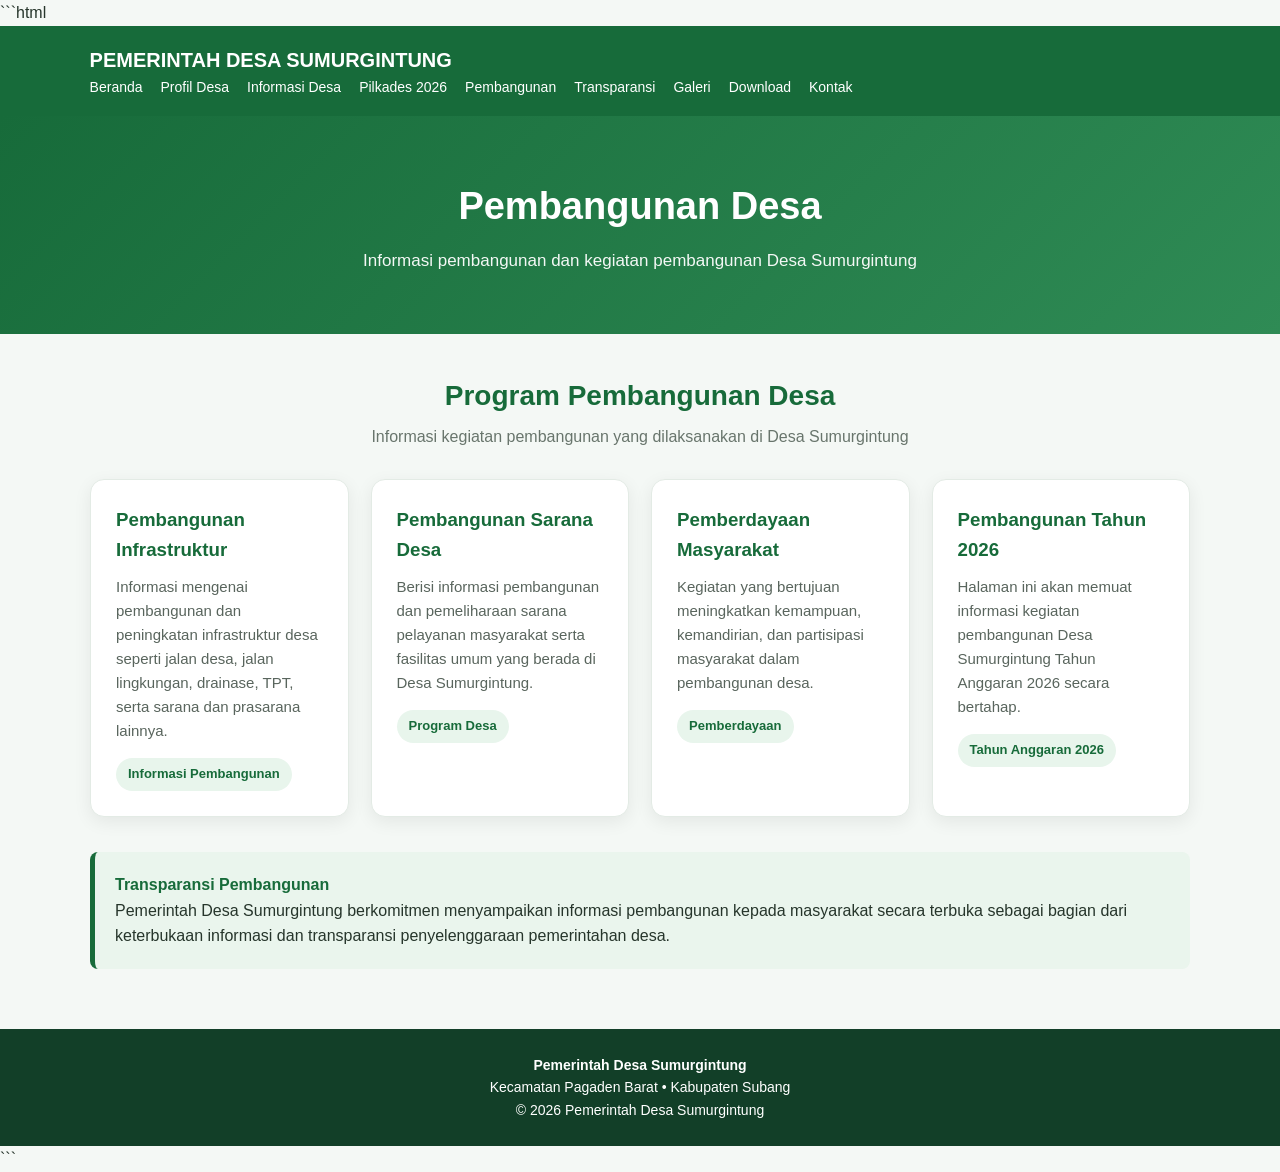
<file: pembangunan.html>
```html
<!DOCTYPE html>
<html lang="id">
<head>
<meta charset="UTF-8">
<meta name="viewport" content="width=device-width, initial-scale=1.0">
<title>Pembangunan Desa - Desa Sumurgintung</title>

<style>
*{
  box-sizing:border-box;
  margin:0;
  padding:0;
}

body{
  font-family:Arial, sans-serif;
  background:#f4f8f5;
  color:#26352b;
  line-height:1.6;
}

header{
  background:#176b3a;
  color:white;
  padding:18px 7%;
  display:flex;
  justify-content:space-between;
  align-items:center;
  flex-wrap:wrap;
}

.logo{
  font-size:20px;
  font-weight:bold;
}

nav{
  display:flex;
  gap:18px;
  flex-wrap:wrap;
}

nav a{
  color:white;
  text-decoration:none;
  font-size:14px;
}

nav a:hover{
  text-decoration:underline;
}

.hero{
  background:linear-gradient(135deg,#176b3a,#2f8b55);
  color:white;
  padding:60px 7%;
  text-align:center;
}

.hero h1{
  font-size:38px;
  margin-bottom:10px;
}

.hero p{
  font-size:17px;
  opacity:.95;
}

.container{
  width:86%;
  max-width:1100px;
  margin:40px auto;
}

.section-title{
  text-align:center;
  margin-bottom:30px;
}

.section-title h2{
  color:#176b3a;
  font-size:28px;
}

.section-title p{
  color:#68756c;
  margin-top:5px;
}

.grid{
  display:grid;
  grid-template-columns:repeat(auto-fit,minmax(250px,1fr));
  gap:22px;
}

.card{
  background:white;
  border-radius:14px;
  padding:25px;
  box-shadow:0 5px 18px rgba(0,0,0,.07);
  border:1px solid #e3ebe5;
}

.card h3{
  color:#176b3a;
  margin-bottom:10px;
}

.card p{
  color:#59655d;
  font-size:15px;
}

.status{
  display:inline-block;
  margin-top:15px;
  padding:6px 12px;
  border-radius:20px;
  background:#e8f5ec;
  color:#176b3a;
  font-size:13px;
  font-weight:bold;
}

.info{
  margin-top:35px;
  background:#eaf5ed;
  border-left:5px solid #176b3a;
  padding:20px;
  border-radius:8px;
}

.info strong{
  color:#176b3a;
}

footer{
  margin-top:60px;
  background:#123f28;
  color:white;
  text-align:center;
  padding:25px 7%;
  font-size:14px;
}

@media(max-width:700px){
  header{
    gap:15px;
  }

  nav{
    gap:10px;
  }

  .hero h1{
    font-size:30px;
  }

  .hero{
    padding:45px 6%;
  }

  .container{
    width:90%;
  }
}
</style>
</head>

<body>

<header>
  <div class="logo">PEMERINTAH DESA SUMURGINTUNG</div>

  <nav>
    <a href="index.html">Beranda</a>
    <a href="profil.html">Profil Desa</a>
    <a href="pengumuman.html">Informasi Desa</a>
    <a href="pilkades.html">Pilkades 2026</a>
    <a href="pembangunan.html">Pembangunan</a>
    <a href="transparansi.html">Transparansi</a>
    <a href="galeri.html">Galeri</a>
    <a href="download.html">Download</a>
    <a href="kontak.html">Kontak</a>
  </nav>
</header>

<section class="hero">
  <h1>Pembangunan Desa</h1>
  <p>Informasi pembangunan dan kegiatan pembangunan Desa Sumurgintung</p>
</section>

<div class="container">

  <div class="section-title">
    <h2>Program Pembangunan Desa</h2>
    <p>Informasi kegiatan pembangunan yang dilaksanakan di Desa Sumurgintung</p>
  </div>

  <div class="grid">

    <div class="card">
      <h3>Pembangunan Infrastruktur</h3>
      <p>
        Informasi mengenai pembangunan dan peningkatan infrastruktur
        desa seperti jalan desa, jalan lingkungan, drainase, TPT,
        serta sarana dan prasarana lainnya.
      </p>
      <span class="status">Informasi Pembangunan</span>
    </div>

    <div class="card">
      <h3>Pembangunan Sarana Desa</h3>
      <p>
        Berisi informasi pembangunan dan pemeliharaan sarana pelayanan
        masyarakat serta fasilitas umum yang berada di Desa Sumurgintung.
      </p>
      <span class="status">Program Desa</span>
    </div>

    <div class="card">
      <h3>Pemberdayaan Masyarakat</h3>
      <p>
        Kegiatan yang bertujuan meningkatkan kemampuan, kemandirian,
        dan partisipasi masyarakat dalam pembangunan desa.
      </p>
      <span class="status">Pemberdayaan</span>
    </div>

    <div class="card">
      <h3>Pembangunan Tahun 2026</h3>
      <p>
        Halaman ini akan memuat informasi kegiatan pembangunan Desa
        Sumurgintung Tahun Anggaran 2026 secara bertahap.
      </p>
      <span class="status">Tahun Anggaran 2026</span>
    </div>

  </div>

  <div class="info">
    <strong>Transparansi Pembangunan</strong>
    <p>
      Pemerintah Desa Sumurgintung berkomitmen menyampaikan informasi
      pembangunan kepada masyarakat secara terbuka sebagai bagian dari
      keterbukaan informasi dan transparansi penyelenggaraan pemerintahan desa.
    </p>
  </div>

</div>

<footer>
  <p><strong>Pemerintah Desa Sumurgintung</strong></p>
  <p>Kecamatan Pagaden Barat • Kabupaten Subang</p>
  <p>© 2026 Pemerintah Desa Sumurgintung</p>
</footer>

</body>
</html>
```
</file>
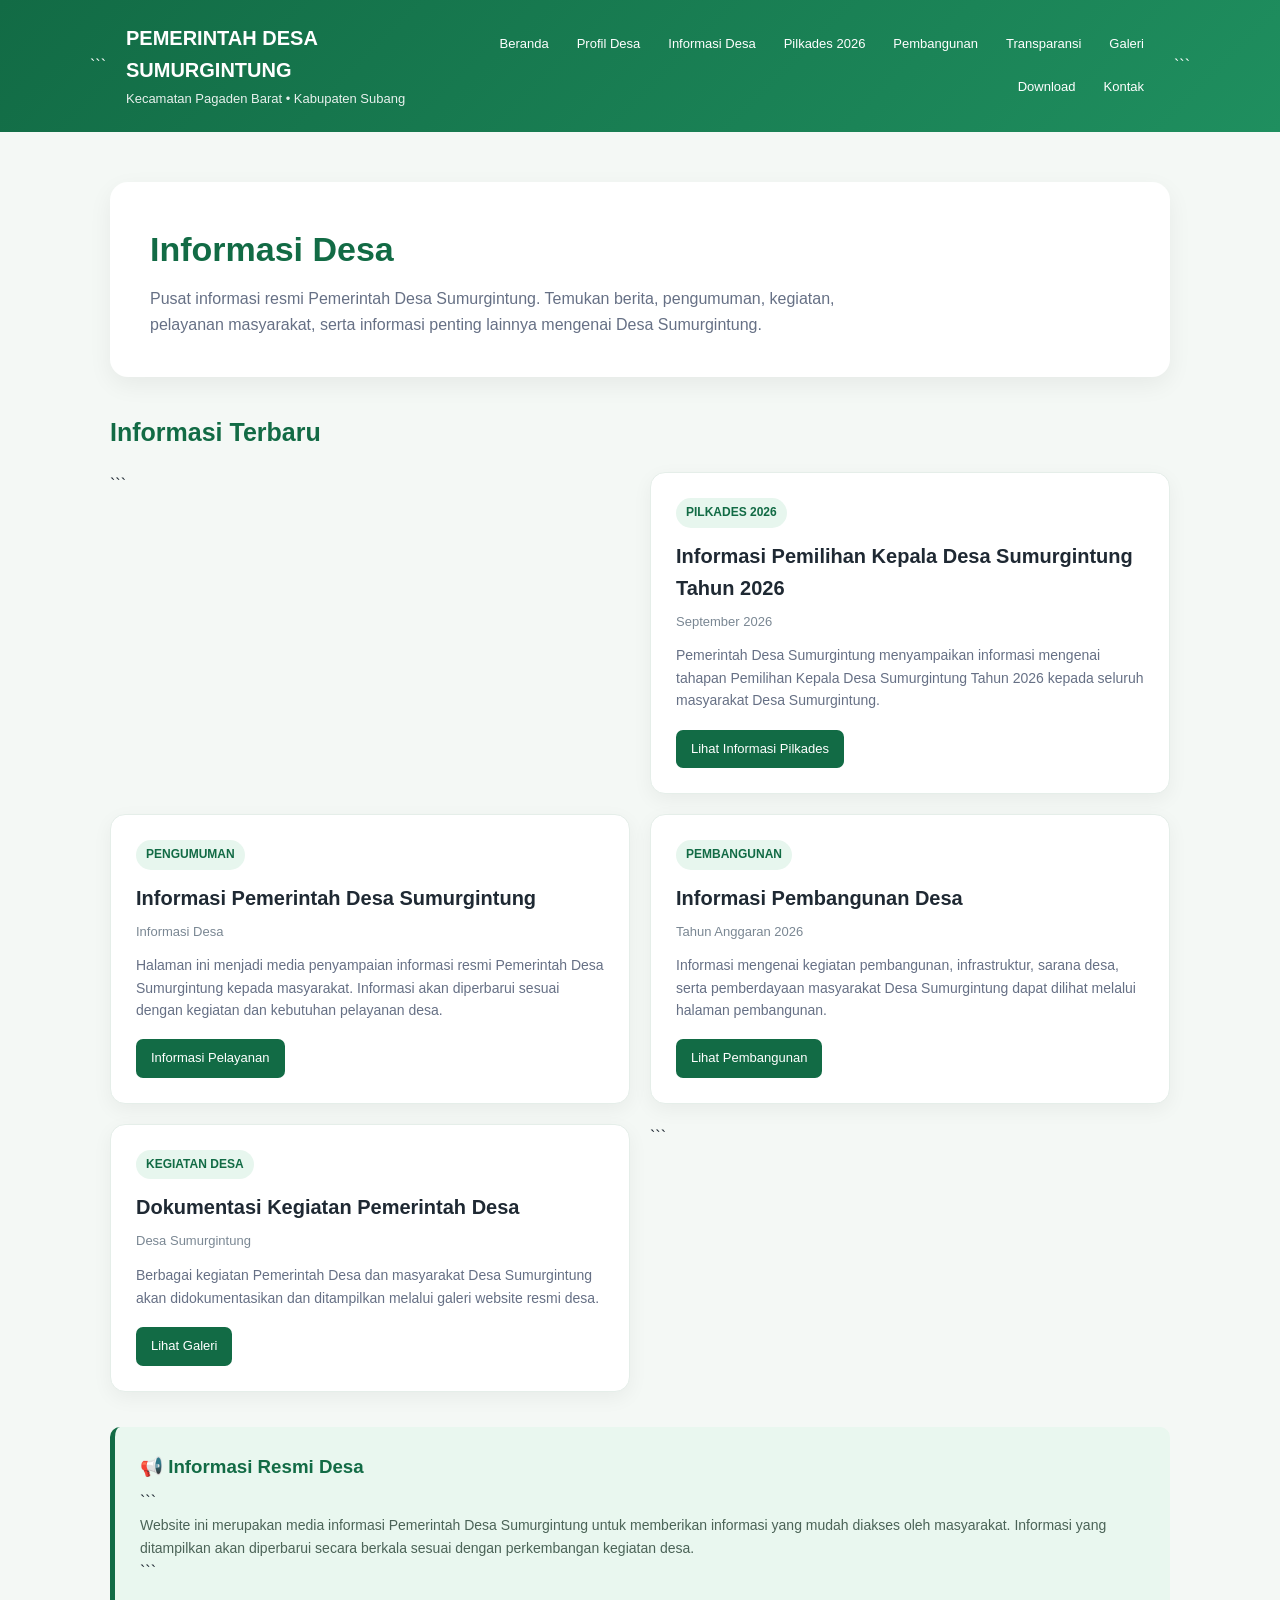
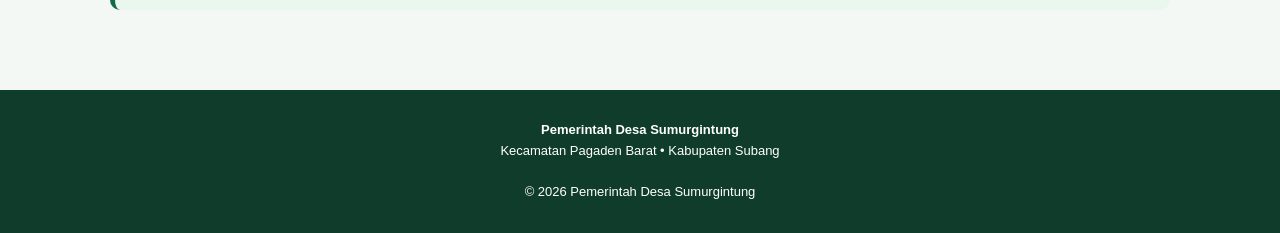
<file: pengumuman.html>
<!DOCTYPE html>

<html lang="id">
<head>
<meta charset="UTF-8">
<meta name="viewport" content="width=device-width, initial-scale=1.0">
<title>Informasi Desa - Desa Sumurgintung</title>

<style>
*{
  box-sizing:border-box;
  margin:0;
  padding:0;
}

body{
  font-family:Arial, sans-serif;
  background:#f4f8f5;
  color:#1f2933;
  line-height:1.6;
}

header{
  background:linear-gradient(135deg,#126b45,#1f8f5f);
  color:white;
  padding:22px 20px;
  position:sticky;
  top:0;
  z-index:10;
}

.header-inner{
  max-width:1100px;
  margin:auto;
  display:flex;
  justify-content:space-between;
  align-items:center;
  gap:20px;
}

.logo h1{
  font-size:20px;
  margin-bottom:3px;
}

.logo p{
  font-size:13px;
  opacity:.9;
}

nav{
  display:flex;
  flex-wrap:wrap;
  gap:8px;
  justify-content:flex-end;
}

nav a{
  color:white;
  text-decoration:none;
  font-size:13px;
  padding:7px 10px;
  border-radius:6px;
}

nav a:hover{
  background:rgba(255,255,255,.15);
}

.container{
  max-width:1100px;
  margin:auto;
  padding:50px 20px;
}

.hero{
  background:white;
  border-radius:18px;
  padding:40px;
  margin-bottom:35px;
  box-shadow:0 8px 25px rgba(0,0,0,.06);
}

.hero h2{
  color:#126b45;
  font-size:34px;
  margin-bottom:10px;
}

.hero p{
  color:#667085;
  max-width:750px;
}

.section-title{
  color:#126b45;
  font-size:25px;
  margin-bottom:20px;
}

.cards{
  display:grid;
  grid-template-columns:repeat(2,1fr);
  gap:20px;
}

.card{
  background:white;
  border-radius:15px;
  padding:25px;
  box-shadow:0 6px 20px rgba(0,0,0,.05);
  border:1px solid #e5eee9;
}

.badge{
  display:inline-block;
  background:#e7f6ee;
  color:#126b45;
  padding:5px 10px;
  border-radius:20px;
  font-size:12px;
  font-weight:bold;
  margin-bottom:12px;
}

.card h3{
  color:#1f2933;
  font-size:20px;
  margin-bottom:8px;
}

.date{
  font-size:13px;
  color:#7a8793;
  margin-bottom:12px;
}

.card p{
  color:#667085;
  font-size:14px;
}

.button{
  display:inline-block;
  margin-top:18px;
  padding:9px 15px;
  background:#126b45;
  color:white;
  text-decoration:none;
  border-radius:7px;
  font-size:13px;
}

.button:hover{
  background:#0d5336;
}

.info-box{
  margin-top:35px;
  padding:25px;
  background:#e9f7ef;
  border-left:5px solid #126b45;
  border-radius:10px;
}

.info-box h3{
  color:#126b45;
  margin-bottom:7px;
}

.info-box p{
  font-size:14px;
  color:#4b6357;
}

footer{
  margin-top:30px;
  background:#103d2b;
  color:white;
  text-align:center;
  padding:30px 20px;
  font-size:13px;
}

@media(max-width:800px){
  .header-inner{
    flex-direction:column;
    align-items:flex-start;
  }

  nav{
    justify-content:flex-start;
  }

  .cards{
    grid-template-columns:1fr;
  }

  .hero{
    padding:28px;
  }

  .hero h2{
    font-size:28px;
  }
}
</style>

</head>

<body>

<header>
  <div class="header-inner">

```
<div class="logo">
  <h1>PEMERINTAH DESA SUMURGINTUNG</h1>
  <p>Kecamatan Pagaden Barat • Kabupaten Subang</p>
</div>

<nav>
  <a href="index.html">Beranda</a>
  <a href="profil.html">Profil Desa</a>
  <a href="pengumuman.html">Informasi Desa</a>
  <a href="pilkades.html">Pilkades 2026</a>
  <a href="pembangunan.html">Pembangunan</a>
  <a href="transparansi.html">Transparansi</a>
  <a href="galeri.html">Galeri</a>
  <a href="download.html">Download</a>
  <a href="kontak.html">Kontak</a>
</nav>
```

  </div>
</header>

<main class="container">

  <section class="hero">
    <h2>Informasi Desa</h2>
    <p>
      Pusat informasi resmi Pemerintah Desa Sumurgintung.
      Temukan berita, pengumuman, kegiatan, pelayanan masyarakat,
      serta informasi penting lainnya mengenai Desa Sumurgintung.
    </p>
  </section>

  <h2 class="section-title">Informasi Terbaru</h2>

  <section class="cards">

```
<article class="card">
  <span class="badge">PILKADES 2026</span>

  <h3>
    Informasi Pemilihan Kepala Desa Sumurgintung Tahun 2026
  </h3>

  <div class="date">
    September 2026
  </div>

  <p>
    Pemerintah Desa Sumurgintung menyampaikan informasi
    mengenai tahapan Pemilihan Kepala Desa Sumurgintung
    Tahun 2026 kepada seluruh masyarakat Desa Sumurgintung.
  </p>

  <a class="button" href="pilkades.html">
    Lihat Informasi Pilkades
  </a>
</article>


<article class="card">
  <span class="badge">PENGUMUMAN</span>

  <h3>
    Informasi Pemerintah Desa Sumurgintung
  </h3>

  <div class="date">
    Informasi Desa
  </div>

  <p>
    Halaman ini menjadi media penyampaian informasi resmi
    Pemerintah Desa Sumurgintung kepada masyarakat.
    Informasi akan diperbarui sesuai dengan kegiatan dan
    kebutuhan pelayanan desa.
  </p>

  <a class="button" href="kontak.html">
    Informasi Pelayanan
  </a>
</article>


<article class="card">
  <span class="badge">PEMBANGUNAN</span>

  <h3>
    Informasi Pembangunan Desa
  </h3>

  <div class="date">
    Tahun Anggaran 2026
  </div>

  <p>
    Informasi mengenai kegiatan pembangunan, infrastruktur,
    sarana desa, serta pemberdayaan masyarakat Desa
    Sumurgintung dapat dilihat melalui halaman pembangunan.
  </p>

  <a class="button" href="pembangunan.html">
    Lihat Pembangunan
  </a>
</article>


<article class="card">
  <span class="badge">KEGIATAN DESA</span>

  <h3>
    Dokumentasi Kegiatan Pemerintah Desa
  </h3>

  <div class="date">
    Desa Sumurgintung
  </div>

  <p>
    Berbagai kegiatan Pemerintah Desa dan masyarakat
    Desa Sumurgintung akan didokumentasikan dan ditampilkan
    melalui galeri website resmi desa.
  </p>

  <a class="button" href="galeri.html">
    Lihat Galeri
  </a>
</article>
```

  </section>

  <div class="info-box">
    <h3>📢 Informasi Resmi Desa</h3>

```
<p>
  Website ini merupakan media informasi Pemerintah Desa
  Sumurgintung untuk memberikan informasi yang mudah diakses
  oleh masyarakat. Informasi yang ditampilkan akan diperbarui
  secara berkala sesuai dengan perkembangan kegiatan desa.
</p>
```

  </div>

</main>

<footer>
  <strong>Pemerintah Desa Sumurgintung</strong><br>
  Kecamatan Pagaden Barat • Kabupaten Subang<br><br>
  © 2026 Pemerintah Desa Sumurgintung
</footer>

</body>
</html>
</file>
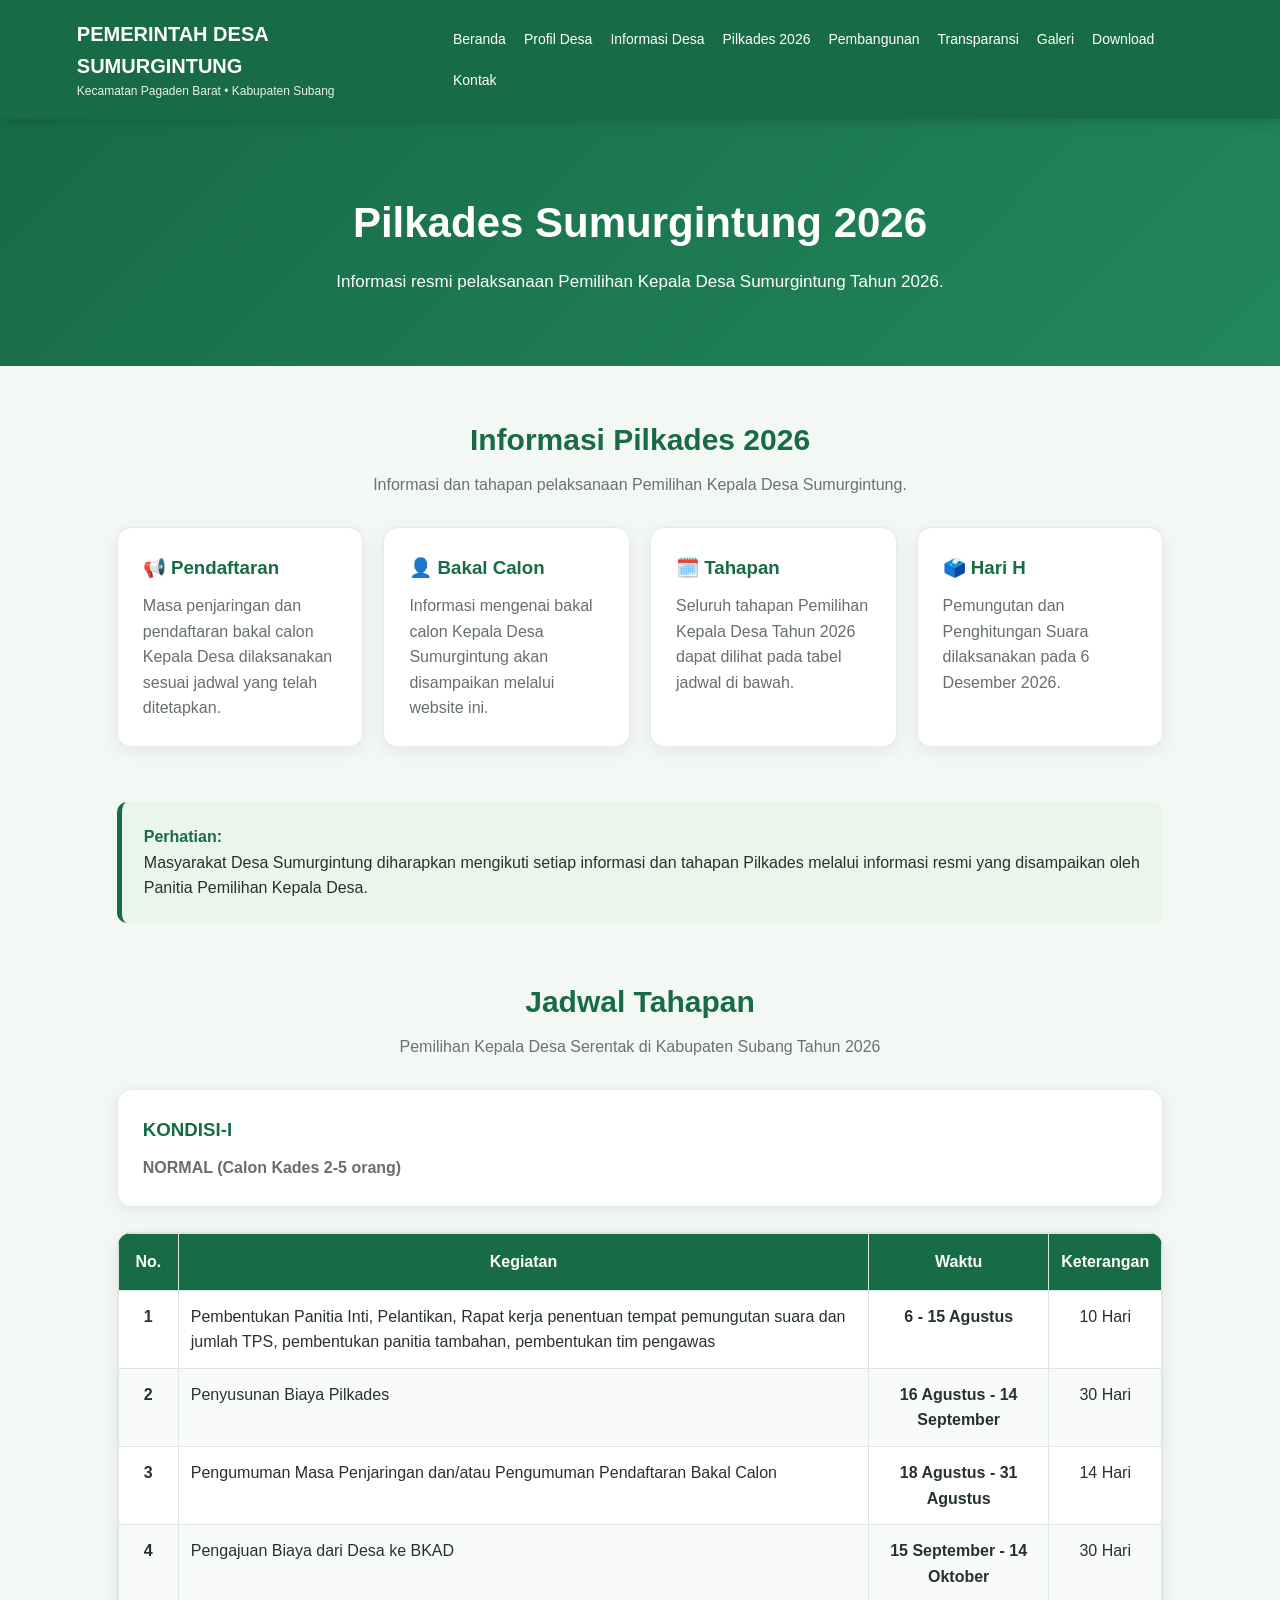
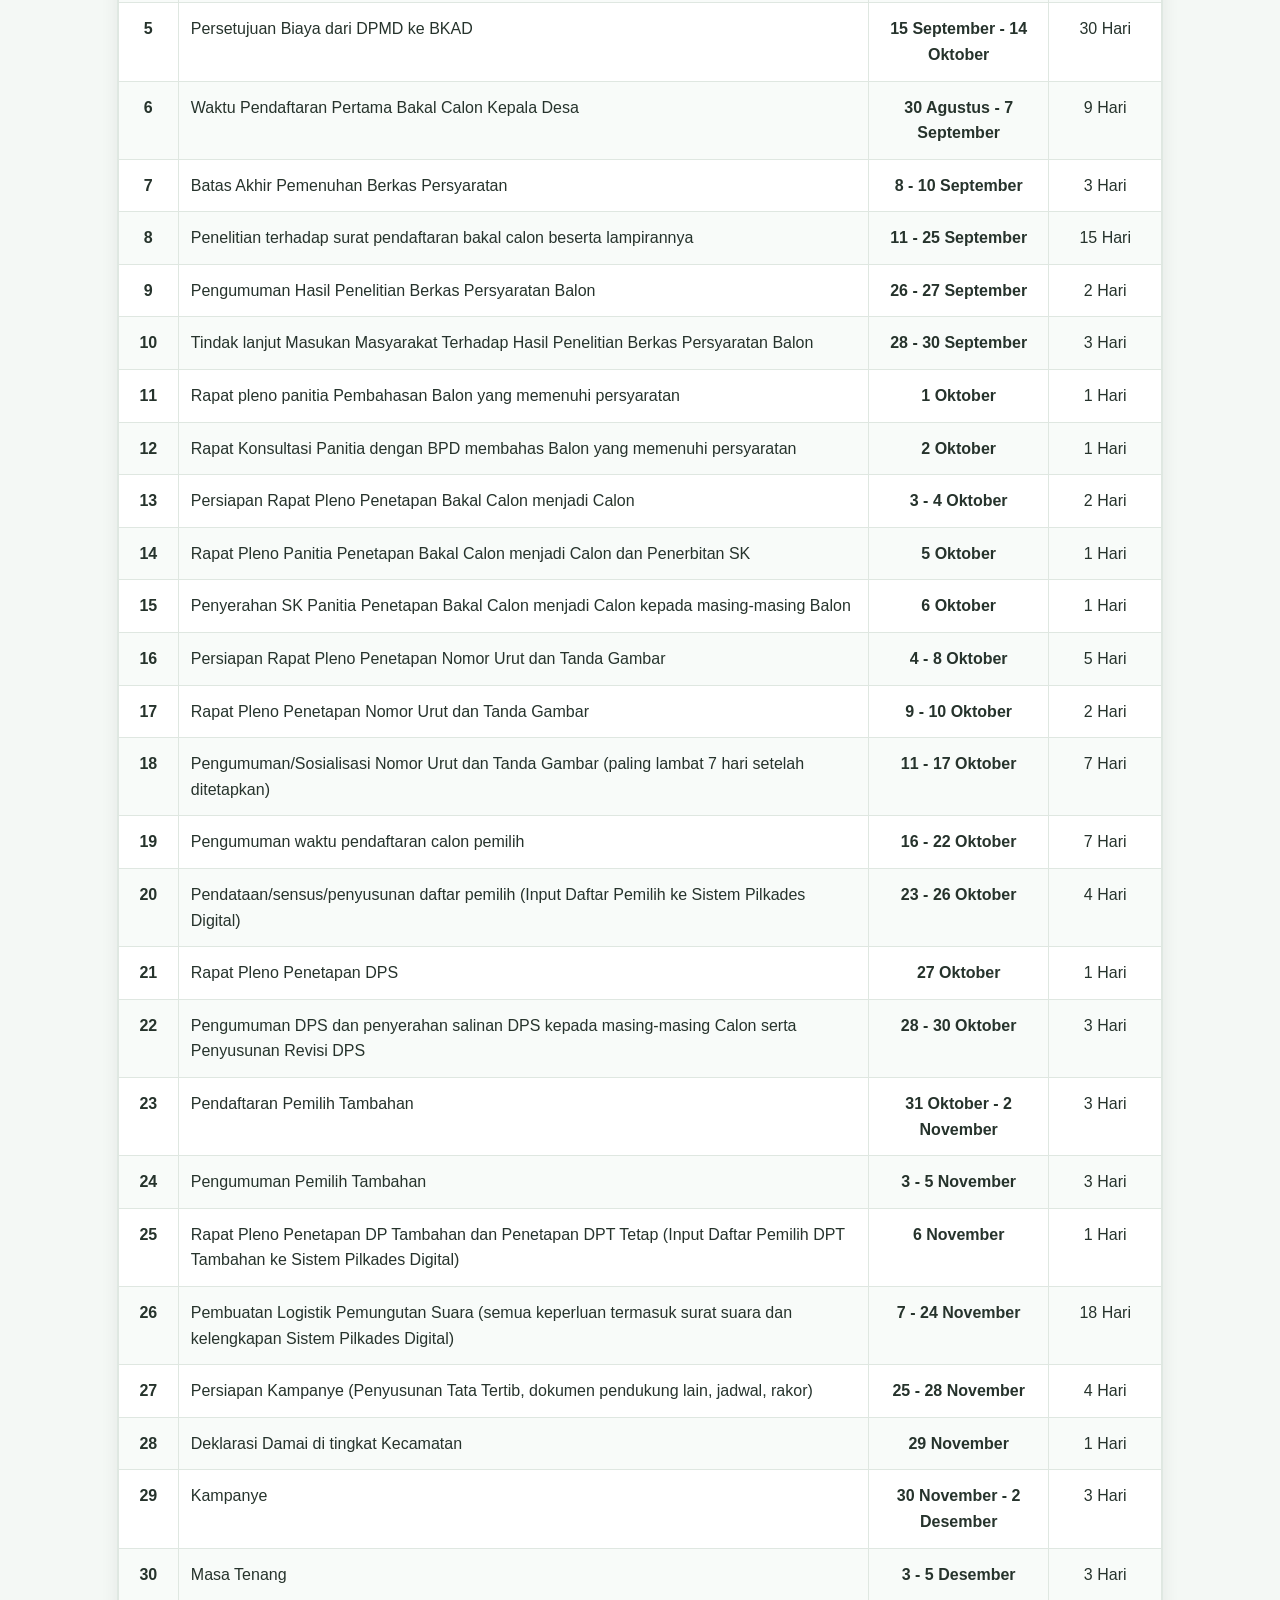
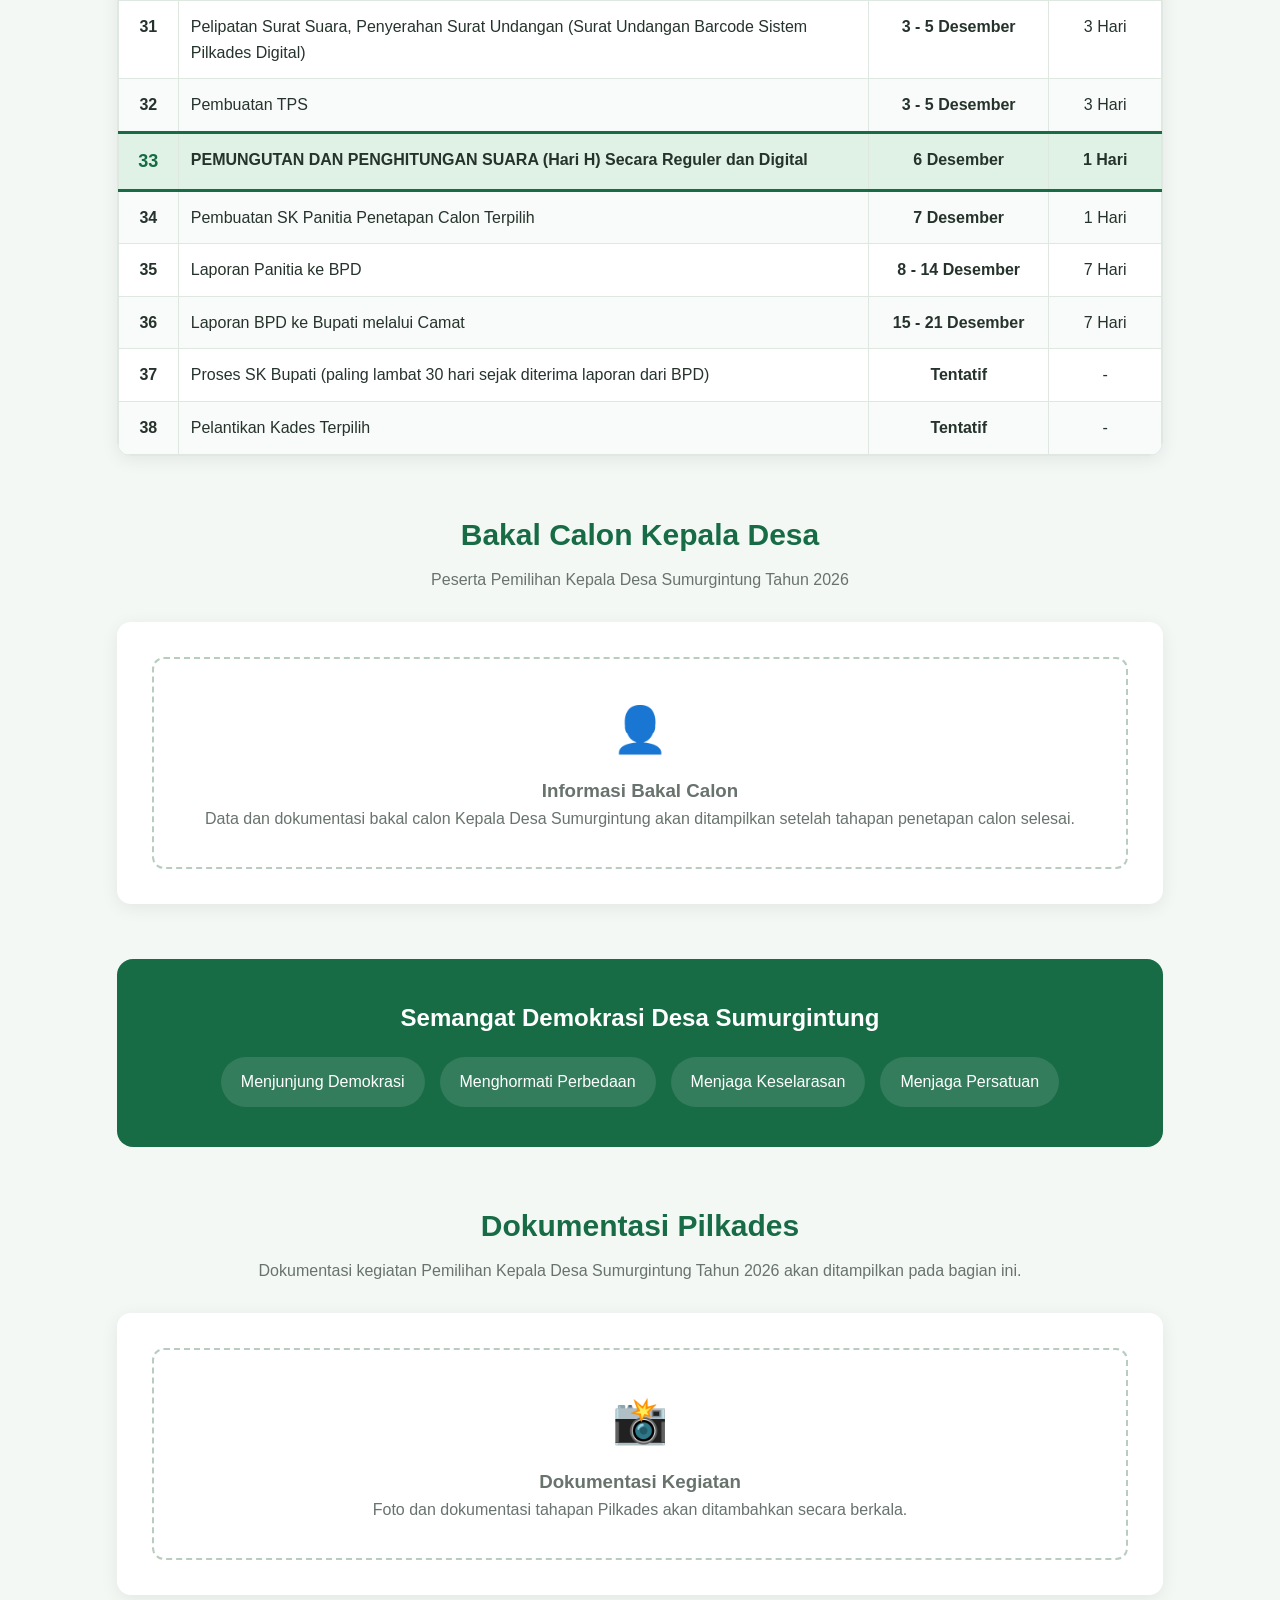
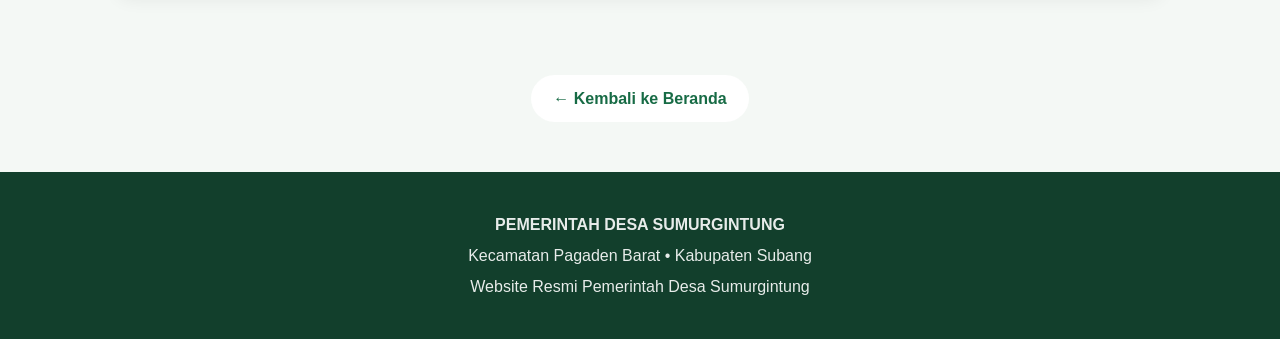
<file: pilkades.html>
<!DOCTYPE html>
<html lang="id">
<head>
<meta charset="UTF-8">
<meta name="viewport" content="width=device-width, initial-scale=1.0">

<title>Pilkades Sumurgintung 2026</title>

<style>
* {
    box-sizing: border-box;
    margin: 0;
    padding: 0;
}

body {
    font-family: Arial, Helvetica, sans-serif;
    background: #f4f8f5;
    color: #26332c;
    line-height: 1.6;
}

header {
    background: #176b45;
    color: white;
    padding: 18px 6%;
    position: sticky;
    top: 0;
    z-index: 1000;
    box-shadow: 0 3px 12px rgba(0,0,0,0.12);
}

.navbar {
    max-width: 1200px;
    margin: auto;
    display: flex;
    justify-content: space-between;
    align-items: center;
    gap: 20px;
}

.brand {
    font-size: 20px;
    font-weight: bold;
}

.brand small {
    display: block;
    font-size: 12px;
    font-weight: normal;
    opacity: 0.9;
}

nav {
    display: flex;
    flex-wrap: wrap;
    gap: 18px;
}

nav a {
    color: white;
    text-decoration: none;
    font-size: 14px;
}

nav a:hover {
    text-decoration: underline;
}

.hero {
    background: linear-gradient(135deg, #176b45, #23875a);
    color: white;
    padding: 70px 6%;
    text-align: center;
}

.hero h1 {
    font-size: 42px;
    margin-bottom: 12px;
}

.hero p {
    max-width: 700px;
    margin: auto;
    font-size: 17px;
}

.container {
    max-width: 1200px;
    margin: auto;
    padding: 50px 6%;
}

.section {
    margin-bottom: 55px;
}

.section-title {
    text-align: center;
    margin-bottom: 30px;
}

.section-title h2 {
    color: #176b45;
    font-size: 30px;
    margin-bottom: 8px;
}

.section-title p {
    color: #68736d;
}

.info-grid {
    display: grid;
    grid-template-columns: repeat(4, 1fr);
    gap: 20px;
}

.card {
    background: white;
    padding: 25px;
    border-radius: 14px;
    box-shadow: 0 4px 18px rgba(0,0,0,0.07);
    border: 1px solid #e3ebe5;
}

.card h3 {
    color: #176b45;
    margin-bottom: 10px;
}

.card p {
    color: #66706a;
}

.notice {
    background: #eaf5ee;
    border-left: 5px solid #176b45;
    padding: 22px;
    border-radius: 10px;
}

.notice strong {
    color: #176b45;
}

/* TABEL TAHAPAN */

.table-wrapper {
    overflow-x: auto;
    background: white;
    border-radius: 14px;
    box-shadow: 0 4px 18px rgba(0,0,0,0.07);
    border: 1px solid #dfe8e2;
}

.schedule-table {
    width: 100%;
    min-width: 900px;
    border-collapse: collapse;
}

.schedule-table th {
    background: #176b45;
    color: white;
    padding: 15px 12px;
    text-align: center;
    border: 1px solid #d9e4dc;
}

.schedule-table td {
    padding: 13px 12px;
    border: 1px solid #dfe7e1;
    vertical-align: top;
}

.schedule-table tbody tr:nth-child(even) {
    background: #f8fbf9;
}

.schedule-table tbody tr:hover {
    background: #eef7f1;
}

.schedule-table .number {
    width: 60px;
    text-align: center;
    font-weight: bold;
}

.schedule-table .date {
    width: 180px;
    text-align: center;
    font-weight: 600;
}

.schedule-table .duration {
    width: 100px;
    text-align: center;
}

.hari-h {
    background: #dff2e5 !important;
    font-weight: bold;
}

.hari-h td {
    border-top: 3px solid #176b45;
    border-bottom: 3px solid #176b45;
}

.hari-h .number {
    color: #176b45;
    font-size: 18px;
}

/* CALON */

.candidate-box {
    background: white;
    padding: 35px;
    border-radius: 14px;
    box-shadow: 0 4px 18px rgba(0,0,0,0.07);
    text-align: center;
}

.candidate-placeholder {
    border: 2px dashed #b8cdbf;
    padding: 35px;
    border-radius: 12px;
    color: #68736d;
}

.candidate-placeholder .icon {
    font-size: 45px;
    margin-bottom: 10px;
}

/* DEMOKRASI */

.democracy {
    background: #176b45;
    color: white;
    padding: 40px;
    border-radius: 16px;
    text-align: center;
}

.democracy h2 {
    margin-bottom: 20px;
}

.democracy-list {
    display: flex;
    justify-content: center;
    gap: 15px;
    flex-wrap: wrap;
}

.democracy-item {
    background: rgba(255,255,255,0.12);
    padding: 12px 20px;
    border-radius: 30px;
}

/* FOOTER */

footer {
    background: #123f2c;
    color: white;
    text-align: center;
    padding: 35px 6%;
}

footer p {
    margin: 5px 0;
    opacity: 0.9;
}

.back-home {
    display: inline-block;
    margin-top: 25px;
    background: white;
    color: #176b45;
    padding: 11px 22px;
    border-radius: 25px;
    text-decoration: none;
    font-weight: bold;
}

.back-home:hover {
    background: #eaf5ee;
}

/* RESPONSIVE */

@media (max-width: 900px) {

    .navbar {
        flex-direction: column;
    }

    nav {
        justify-content: center;
    }

    .info-grid {
        grid-template-columns: repeat(2, 1fr);
    }

    .hero h1 {
        font-size: 34px;
    }
}

@media (max-width: 600px) {

    header {
        position: relative;
    }

    .info-grid {
        grid-template-columns: 1fr;
    }

    .hero {
        padding: 50px 6%;
    }

    .hero h1 {
        font-size: 29px;
    }

    .container {
        padding: 35px 4%;
    }

    .section-title h2 {
        font-size: 25px;
    }

    .democracy {
        padding: 28px 18px;
    }
}
</style>
</head>

<body>

<header>

<div class="navbar">

<div class="brand">
PEMERINTAH DESA SUMURGINTUNG
<small>Kecamatan Pagaden Barat • Kabupaten Subang</small>
</div>

<nav>
<a href="index.html">Beranda</a>
<a href="profil.html">Profil Desa</a>
<a href="pengumuman.html">Informasi Desa</a>
<a href="pilkades.html">Pilkades 2026</a>
<a href="pembangunan.html">Pembangunan</a>
<a href="transparansi.html">Transparansi</a>
<a href="galeri.html">Galeri</a>
<a href="download.html">Download</a>
<a href="kontak.html">Kontak</a>
</nav>

</div>

</header>


<section class="hero">

<h1>Pilkades Sumurgintung 2026</h1>

<p>
Informasi resmi pelaksanaan Pemilihan Kepala Desa
Sumurgintung Tahun 2026.
</p>

</section>


<main class="container">


<!-- INFORMASI UTAMA -->

<section class="section">

<div class="section-title">

<h2>Informasi Pilkades 2026</h2>

<p>
Informasi dan tahapan pelaksanaan Pemilihan Kepala Desa Sumurgintung.
</p>

</div>


<div class="info-grid">

<div class="card">

<h3>📢 Pendaftaran</h3>

<p>
Masa penjaringan dan pendaftaran bakal calon Kepala Desa
dilaksanakan sesuai jadwal yang telah ditetapkan.
</p>

</div>


<div class="card">

<h3>👤 Bakal Calon</h3>

<p>
Informasi mengenai bakal calon Kepala Desa Sumurgintung
akan disampaikan melalui website ini.
</p>

</div>


<div class="card">

<h3>🗓️ Tahapan</h3>

<p>
Seluruh tahapan Pemilihan Kepala Desa Tahun 2026
dapat dilihat pada tabel jadwal di bawah.
</p>

</div>


<div class="card">

<h3>🗳️ Hari H</h3>

<p>
Pemungutan dan Penghitungan Suara dilaksanakan
pada 6 Desember 2026.
</p>

</div>

</div>

</section>


<!-- PENGUMUMAN -->

<section class="section">

<div class="notice">

<strong>Perhatian:</strong>

<p>
Masyarakat Desa Sumurgintung diharapkan mengikuti setiap
informasi dan tahapan Pilkades melalui informasi resmi
yang disampaikan oleh Panitia Pemilihan Kepala Desa.
</p>

</div>

</section>


<!-- JADWAL -->

<section class="section">

<div class="section-title">

<h2>Jadwal Tahapan</h2>

<p>
Pemilihan Kepala Desa Serentak di Kabupaten Subang Tahun 2026
</p>

</div>


<div class="card" style="margin-bottom:25px;">

<h3>KONDISI-I</h3>

<p>
<strong>NORMAL (Calon Kades 2-5 orang)</strong>
</p>

</div>


<div class="table-wrapper">

<table class="schedule-table">

<thead>

<tr>

<th>No.</th>

<th>Kegiatan</th>

<th>Waktu</th>

<th>Keterangan</th>

</tr>

</thead>


<tbody>


<tr>

<td class="number">1</td>

<td>
Pembentukan Panitia Inti, Pelantikan, Rapat kerja penentuan
tempat pemungutan suara dan jumlah TPS, pembentukan panitia
tambahan, pembentukan tim pengawas
</td>

<td class="date">6 - 15 Agustus</td>

<td class="duration">10 Hari</td>

</tr>


<tr>

<td class="number">2</td>

<td>Penyusunan Biaya Pilkades</td>

<td class="date">16 Agustus - 14 September</td>

<td class="duration">30 Hari</td>

</tr>


<tr>

<td class="number">3</td>

<td>
Pengumuman Masa Penjaringan dan/atau Pengumuman
Pendaftaran Bakal Calon
</td>

<td class="date">18 Agustus - 31 Agustus</td>

<td class="duration">14 Hari</td>

</tr>


<tr>

<td class="number">4</td>

<td>Pengajuan Biaya dari Desa ke BKAD</td>

<td class="date">15 September - 14 Oktober</td>

<td class="duration">30 Hari</td>

</tr>


<tr>

<td class="number">5</td>

<td>Persetujuan Biaya dari DPMD ke BKAD</td>

<td class="date">15 September - 14 Oktober</td>

<td class="duration">30 Hari</td>

</tr>


<tr>

<td class="number">6</td>

<td>
Waktu Pendaftaran Pertama Bakal Calon Kepala Desa
</td>

<td class="date">30 Agustus - 7 September</td>

<td class="duration">9 Hari</td>

</tr>


<tr>

<td class="number">7</td>

<td>Batas Akhir Pemenuhan Berkas Persyaratan</td>

<td class="date">8 - 10 September</td>

<td class="duration">3 Hari</td>

</tr>


<tr>

<td class="number">8</td>

<td>
Penelitian terhadap surat pendaftaran bakal calon
beserta lampirannya
</td>

<td class="date">11 - 25 September</td>

<td class="duration">15 Hari</td>

</tr>


<tr>

<td class="number">9</td>

<td>
Pengumuman Hasil Penelitian Berkas Persyaratan Balon
</td>

<td class="date">26 - 27 September</td>

<td class="duration">2 Hari</td>

</tr>


<tr>

<td class="number">10</td>

<td>
Tindak lanjut Masukan Masyarakat Terhadap Hasil Penelitian
Berkas Persyaratan Balon
</td>

<td class="date">28 - 30 September</td>

<td class="duration">3 Hari</td>

</tr>


<tr>

<td class="number">11</td>

<td>
Rapat pleno panitia Pembahasan Balon yang memenuhi persyaratan
</td>

<td class="date">1 Oktober</td>

<td class="duration">1 Hari</td>

</tr>


<tr>

<td class="number">12</td>

<td>
Rapat Konsultasi Panitia dengan BPD membahas Balon
yang memenuhi persyaratan
</td>

<td class="date">2 Oktober</td>

<td class="duration">1 Hari</td>

</tr>


<tr>

<td class="number">13</td>

<td>
Persiapan Rapat Pleno Penetapan Bakal Calon menjadi Calon
</td>

<td class="date">3 - 4 Oktober</td>

<td class="duration">2 Hari</td>

</tr>


<tr>

<td class="number">14</td>

<td>
Rapat Pleno Panitia Penetapan Bakal Calon menjadi Calon
dan Penerbitan SK
</td>

<td class="date">5 Oktober</td>

<td class="duration">1 Hari</td>

</tr>


<tr>

<td class="number">15</td>

<td>
Penyerahan SK Panitia Penetapan Bakal Calon menjadi Calon
kepada masing-masing Balon
</td>

<td class="date">6 Oktober</td>

<td class="duration">1 Hari</td>

</tr>


<tr>

<td class="number">16</td>

<td>
Persiapan Rapat Pleno Penetapan Nomor Urut dan Tanda Gambar
</td>

<td class="date">4 - 8 Oktober</td>

<td class="duration">5 Hari</td>

</tr>


<tr>

<td class="number">17</td>

<td>
Rapat Pleno Penetapan Nomor Urut dan Tanda Gambar
</td>

<td class="date">9 - 10 Oktober</td>

<td class="duration">2 Hari</td>

</tr>


<tr>

<td class="number">18</td>

<td>
Pengumuman/Sosialisasi Nomor Urut dan Tanda Gambar
(paling lambat 7 hari setelah ditetapkan)
</td>

<td class="date">11 - 17 Oktober</td>

<td class="duration">7 Hari</td>

</tr>


<tr>

<td class="number">19</td>

<td>Pengumuman waktu pendaftaran calon pemilih</td>

<td class="date">16 - 22 Oktober</td>

<td class="duration">7 Hari</td>

</tr>


<tr>

<td class="number">20</td>

<td>
Pendataan/sensus/penyusunan daftar pemilih
(Input Daftar Pemilih ke Sistem Pilkades Digital)
</td>

<td class="date">23 - 26 Oktober</td>

<td class="duration">4 Hari</td>

</tr>


<tr>

<td class="number">21</td>

<td>Rapat Pleno Penetapan DPS</td>

<td class="date">27 Oktober</td>

<td class="duration">1 Hari</td>

</tr>


<tr>

<td class="number">22</td>

<td>
Pengumuman DPS dan penyerahan salinan DPS kepada
masing-masing Calon serta Penyusunan Revisi DPS
</td>

<td class="date">28 - 30 Oktober</td>

<td class="duration">3 Hari</td>

</tr>


<tr>

<td class="number">23</td>

<td>Pendaftaran Pemilih Tambahan</td>

<td class="date">31 Oktober - 2 November</td>

<td class="duration">3 Hari</td>

</tr>


<tr>

<td class="number">24</td>

<td>Pengumuman Pemilih Tambahan</td>

<td class="date">3 - 5 November</td>

<td class="duration">3 Hari</td>

</tr>


<tr>

<td class="number">25</td>

<td>
Rapat Pleno Penetapan DP Tambahan dan Penetapan DPT Tetap
(Input Daftar Pemilih DPT Tambahan ke Sistem Pilkades Digital)
</td>

<td class="date">6 November</td>

<td class="duration">1 Hari</td>

</tr>


<tr>

<td class="number">26</td>

<td>
Pembuatan Logistik Pemungutan Suara
(semua keperluan termasuk surat suara dan kelengkapan
Sistem Pilkades Digital)
</td>

<td class="date">7 - 24 November</td>

<td class="duration">18 Hari</td>

</tr>


<tr>

<td class="number">27</td>

<td>
Persiapan Kampanye
(Penyusunan Tata Tertib, dokumen pendukung lain,
jadwal, rakor)
</td>

<td class="date">25 - 28 November</td>

<td class="duration">4 Hari</td>

</tr>


<tr>

<td class="number">28</td>

<td>Deklarasi Damai di tingkat Kecamatan</td>

<td class="date">29 November</td>

<td class="duration">1 Hari</td>

</tr>


<tr>

<td class="number">29</td>

<td>Kampanye</td>

<td class="date">30 November - 2 Desember</td>

<td class="duration">3 Hari</td>

</tr>


<tr>

<td class="number">30</td>

<td>Masa Tenang</td>

<td class="date">3 - 5 Desember</td>

<td class="duration">3 Hari</td>

</tr>


<tr>

<td class="number">31</td>

<td>
Pelipatan Surat Suara, Penyerahan Surat Undangan
(Surat Undangan Barcode Sistem Pilkades Digital)
</td>

<td class="date">3 - 5 Desember</td>

<td class="duration">3 Hari</td>

</tr>


<tr>

<td class="number">32</td>

<td>Pembuatan TPS</td>

<td class="date">3 - 5 Desember</td>

<td class="duration">3 Hari</td>

</tr>


<tr class="hari-h">

<td class="number">33</td>

<td>
PEMUNGUTAN DAN PENGHITUNGAN SUARA (Hari H)
Secara Reguler dan Digital
</td>

<td class="date">6 Desember</td>

<td class="duration">1 Hari</td>

</tr>


<tr>

<td class="number">34</td>

<td>
Pembuatan SK Panitia Penetapan Calon Terpilih
</td>

<td class="date">7 Desember</td>

<td class="duration">1 Hari</td>

</tr>


<tr>

<td class="number">35</td>

<td>Laporan Panitia ke BPD</td>

<td class="date">8 - 14 Desember</td>

<td class="duration">7 Hari</td>

</tr>


<tr>

<td class="number">36</td>

<td>Laporan BPD ke Bupati melalui Camat</td>

<td class="date">15 - 21 Desember</td>

<td class="duration">7 Hari</td>

</tr>


<tr>

<td class="number">37</td>

<td>
Proses SK Bupati
(paling lambat 30 hari sejak diterima laporan dari BPD)
</td>

<td class="date">Tentatif</td>

<td class="duration">-</td>

</tr>


<tr>

<td class="number">38</td>

<td>Pelantikan Kades Terpilih</td>

<td class="date">Tentatif</td>

<td class="duration">-</td>

</tr>


</tbody>

</table>

</div>

</section>


<!-- BAKAL CALON -->

<section class="section">

<div class="section-title">

<h2>Bakal Calon Kepala Desa</h2>

<p>
Peserta Pemilihan Kepala Desa Sumurgintung Tahun 2026
</p>

</div>


<div class="candidate-box">

<div class="candidate-placeholder">

<div class="icon">👤</div>

<h3>Informasi Bakal Calon</h3>

<p>
Data dan dokumentasi bakal calon Kepala Desa
Sumurgintung akan ditampilkan setelah tahapan
penetapan calon selesai.
</p>

</div>

</div>

</section>


<!-- SEMANGAT DEMOKRASI -->

<section class="section">

<div class="democracy">

<h2>Semangat Demokrasi Desa Sumurgintung</h2>

<div class="democracy-list">

<div class="democracy-item">
Menjunjung Demokrasi
</div>

<div class="democracy-item">
Menghormati Perbedaan
</div>

<div class="democracy-item">
Menjaga Keselarasan
</div>

<div class="democracy-item">
Menjaga Persatuan
</div>

</div>

</div>

</section>


<!-- DOKUMENTASI -->

<section class="section">

<div class="section-title">

<h2>Dokumentasi Pilkades</h2>

<p>
Dokumentasi kegiatan Pemilihan Kepala Desa Sumurgintung
Tahun 2026 akan ditampilkan pada bagian ini.
</p>

</div>


<div class="candidate-box">

<div class="candidate-placeholder">

<div class="icon">📸</div>

<h3>Dokumentasi Kegiatan</h3>

<p>
Foto dan dokumentasi tahapan Pilkades akan ditambahkan
secara berkala.
</p>

</div>

</div>

</section>


<div style="text-align:center;">

<a href="index.html" class="back-home">
← Kembali ke Beranda
</a>

</div>


</main>


<footer>

<p><strong>PEMERINTAH DESA SUMURGINTUNG</strong></p>

<p>Kecamatan Pagaden Barat • Kabupaten Subang</p>

<p>
Website Resmi Pemerintah Desa Sumurgintung
</p>

</footer>

</body>
</html>
</file>
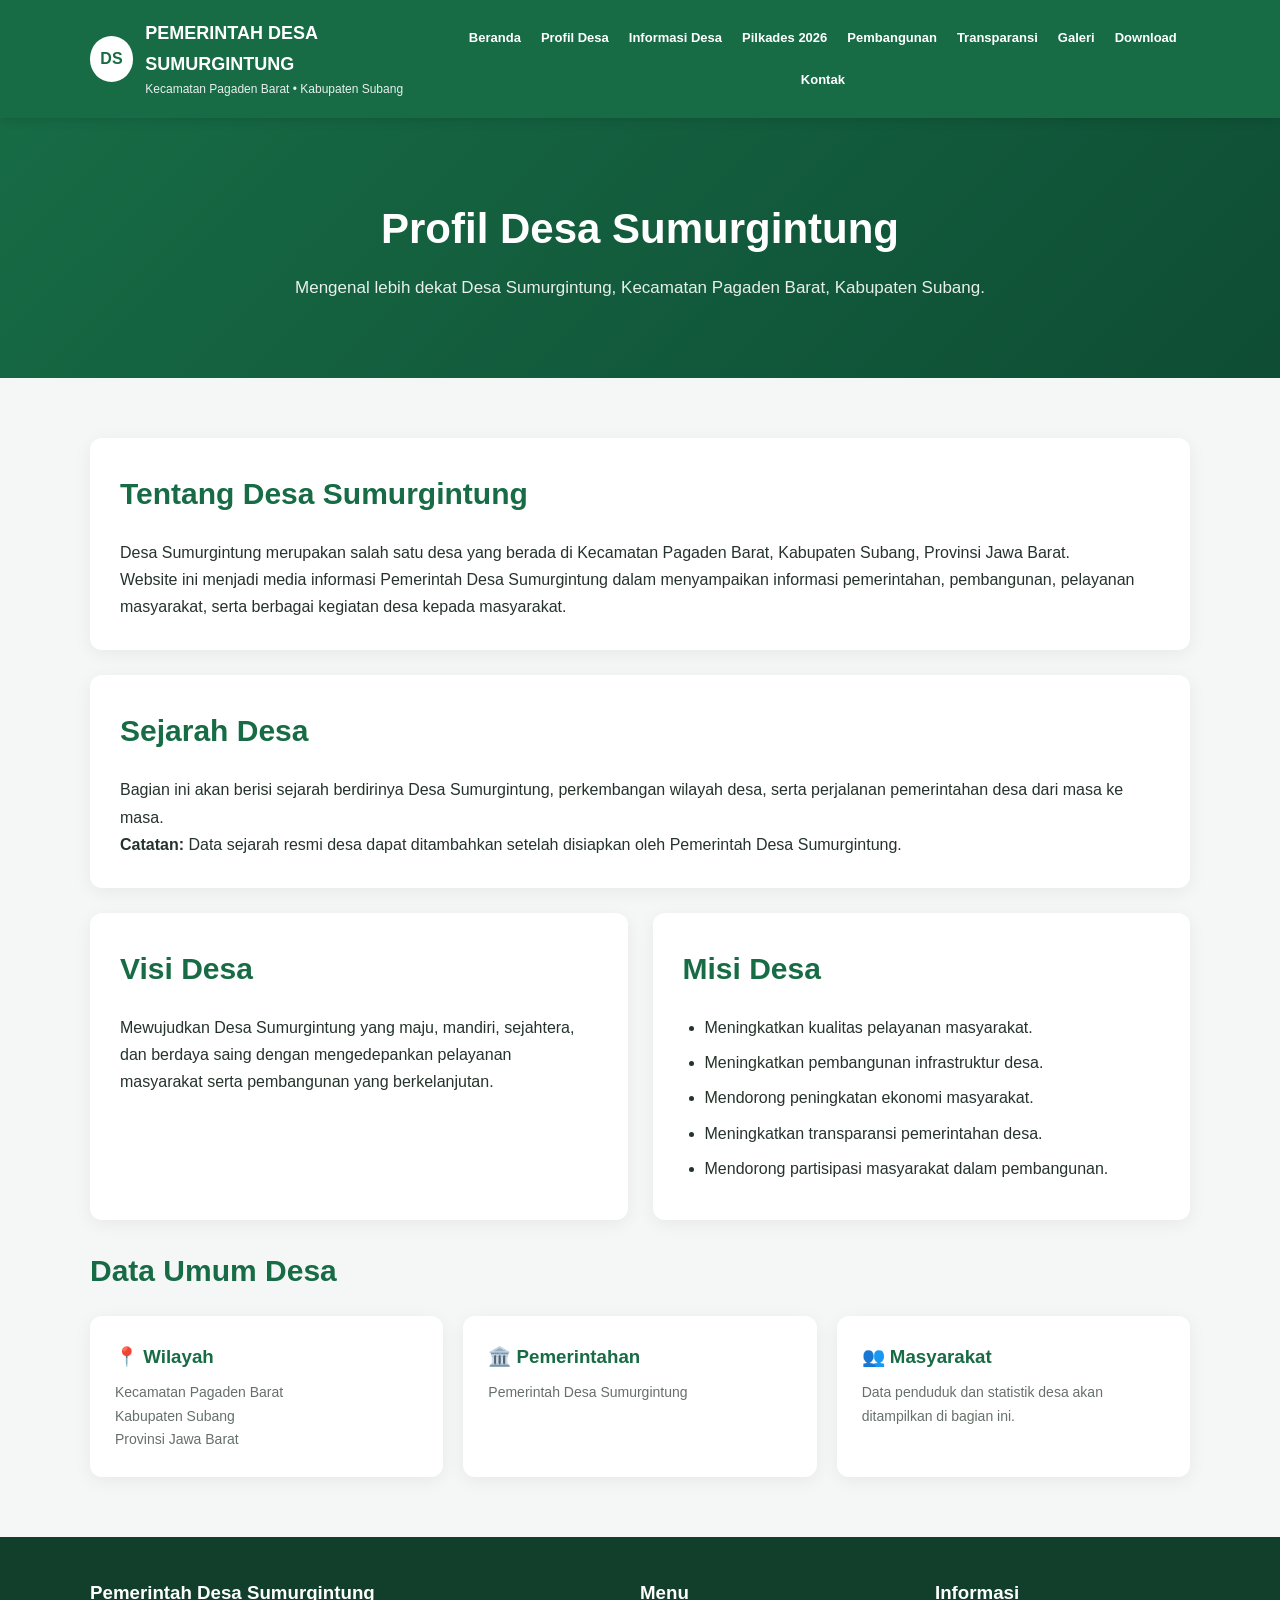
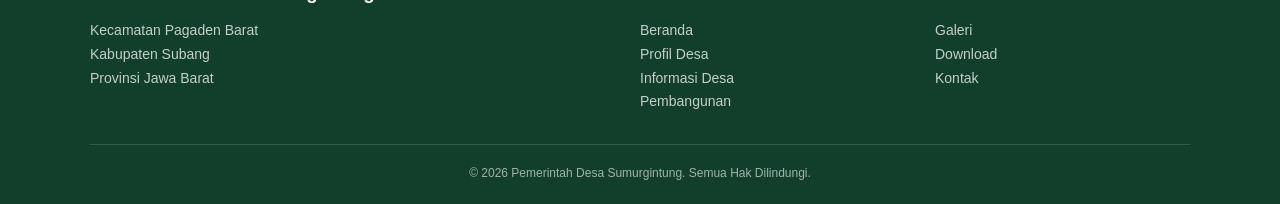
<file: profil.html>
<!DOCTYPE html>
<html lang="id">
<head>
    <meta charset="UTF-8">
    <meta name="viewport" content="width=device-width, initial-scale=1.0">
    <title>Profil Desa - Pemerintah Desa Sumurgintung</title>

    <style>
        * {
            margin: 0;
            padding: 0;
            box-sizing: border-box;
        }

        body {
            font-family: Arial, Helvetica, sans-serif;
            background: #f5f7f6;
            color: #26332c;
            line-height: 1.7;
        }

        header {
            background: #176b45;
            color: white;
            padding: 18px 7%;
            display: flex;
            justify-content: space-between;
            align-items: center;
            position: sticky;
            top: 0;
            z-index: 1000;
            box-shadow: 0 2px 10px rgba(0,0,0,0.12);
        }

        .brand {
            display: flex;
            align-items: center;
            gap: 12px;
        }

        .brand-icon {
            width: 46px;
            height: 46px;
            border-radius: 50%;
            background: white;
            color: #176b45;
            display: flex;
            align-items: center;
            justify-content: center;
            font-weight: bold;
        }

        .brand h1 {
            font-size: 18px;
        }

        .brand p {
            font-size: 12px;
            opacity: .9;
        }

        nav {
            display: flex;
            gap: 20px;
            flex-wrap: wrap;
            justify-content: center;
        }

        nav a {
            color: white;
            text-decoration: none;
            font-size: 13px;
            font-weight: bold;
        }

        nav a:hover {
            opacity: .75;
        }

        .hero {
            background: linear-gradient(135deg, #176b45, #0e4d34);
            color: white;
            text-align: center;
            padding: 75px 7%;
        }

        .hero h2 {
            font-size: 42px;
            margin-bottom: 10px;
        }

        .hero p {
            opacity: .9;
            font-size: 17px;
        }

        section {
            padding: 60px 7%;
        }

        .container {
            max-width: 1100px;
            margin: auto;
        }

        .section-title {
            color: #176b45;
            font-size: 30px;
            margin-bottom: 20px;
        }

        .content-box {
            background: white;
            padding: 30px;
            border-radius: 12px;
            box-shadow: 0 4px 18px rgba(0,0,0,.06);
            margin-bottom: 25px;
        }

        .content-box h3 {
            color: #176b45;
            margin-bottom: 10px;
        }

        .data-grid {
            display: grid;
            grid-template-columns: repeat(3, 1fr);
            gap: 20px;
        }

        .data-card {
            background: white;
            padding: 25px;
            border-radius: 12px;
            box-shadow: 0 4px 18px rgba(0,0,0,.06);
        }

        .data-card h3 {
            color: #176b45;
            margin-bottom: 8px;
        }

        .data-card p {
            color: #66706a;
            font-size: 14px;
        }

        .visi-misi {
            display: grid;
            grid-template-columns: 1fr 1fr;
            gap: 25px;
        }

        ul {
            padding-left: 22px;
        }

        li {
            margin-bottom: 8px;
        }

        footer {
            background: #123f2c;
            color: white;
            padding: 40px 7% 20px;
        }

        .footer-grid {
            max-width: 1100px;
            margin: auto;
            display: grid;
            grid-template-columns: 2fr 1fr 1fr;
            gap: 40px;
        }

        footer h3 {
            margin-bottom: 10px;
        }

        footer p,
        footer a {
            color: rgba(255,255,255,.75);
            font-size: 14px;
            text-decoration: none;
        }

        .copyright {
            max-width: 1100px;
            margin: 30px auto 0;
            padding-top: 18px;
            border-top: 1px solid rgba(255,255,255,.15);
            text-align: center;
            font-size: 12px;
            color: rgba(255,255,255,.6);
        }

        @media (max-width: 900px) {
            header {
                flex-direction: column;
                gap: 15px;
            }

            .data-grid,
            .visi-misi,
            .footer-grid {
                grid-template-columns: 1fr;
            }

            .hero h2 {
                font-size: 34px;
            }
        }

        @media (max-width: 600px) {
            nav {
                gap: 10px;
            }

            nav a {
                font-size: 11px;
            }

            .hero {
                padding: 55px 6%;
            }

            .hero h2 {
                font-size: 29px;
            }

            section {
                padding: 45px 6%;
            }
        }
    </style>
</head>

<body>

<header>

    <div class="brand">
        <div class="brand-icon">DS</div>

        <div>
            <h1>PEMERINTAH DESA SUMURGINTUNG</h1>
            <p>Kecamatan Pagaden Barat • Kabupaten Subang</p>
        </div>
    </div>

    <nav>
        <a href="index.html">Beranda</a>
        <a href="profil.html">Profil Desa</a>
        <a href="pengumuman.html">Informasi Desa</a>
        <a href="pilkades.html">Pilkades 2026</a>
        <a href="pembangunan.html">Pembangunan</a>
        <a href="transparansi.html">Transparansi</a>
        <a href="galeri.html">Galeri</a>
        <a href="download.html">Download</a>
        <a href="kontak.html">Kontak</a>
    </nav>

</header>


<section class="hero">

    <h2>Profil Desa Sumurgintung</h2>

    <p>
        Mengenal lebih dekat Desa Sumurgintung,
        Kecamatan Pagaden Barat, Kabupaten Subang.
    </p>

</section>


<section>

    <div class="container">

        <div class="content-box">

            <h2 class="section-title">
                Tentang Desa Sumurgintung
            </h2>

            <p>
                Desa Sumurgintung merupakan salah satu desa yang berada
                di Kecamatan Pagaden Barat, Kabupaten Subang, Provinsi
                Jawa Barat.
            </p>

            <p>
                Website ini menjadi media informasi Pemerintah Desa
                Sumurgintung dalam menyampaikan informasi pemerintahan,
                pembangunan, pelayanan masyarakat, serta berbagai
                kegiatan desa kepada masyarakat.
            </p>

        </div>


        <div class="content-box">

            <h2 class="section-title">
                Sejarah Desa
            </h2>

            <p>
                Bagian ini akan berisi sejarah berdirinya Desa
                Sumurgintung, perkembangan wilayah desa, serta
                perjalanan pemerintahan desa dari masa ke masa.
            </p>

            <p>
                <strong>Catatan:</strong> Data sejarah resmi desa
                dapat ditambahkan setelah disiapkan oleh Pemerintah
                Desa Sumurgintung.
            </p>

        </div>


        <div class="visi-misi">

            <div class="content-box">

                <h2 class="section-title">
                    Visi Desa
                </h2>

                <p>
                    Mewujudkan Desa Sumurgintung yang maju,
                    mandiri, sejahtera, dan berdaya saing dengan
                    mengedepankan pelayanan masyarakat serta
                    pembangunan yang berkelanjutan.
                </p>

            </div>


            <div class="content-box">

                <h2 class="section-title">
                    Misi Desa
                </h2>

                <ul>
                    <li>Meningkatkan kualitas pelayanan masyarakat.</li>
                    <li>Meningkatkan pembangunan infrastruktur desa.</li>
                    <li>Mendorong peningkatan ekonomi masyarakat.</li>
                    <li>Meningkatkan transparansi pemerintahan desa.</li>
                    <li>Mendorong partisipasi masyarakat dalam pembangunan.</li>
                </ul>

            </div>

        </div>


        <h2 class="section-title">
            Data Umum Desa
        </h2>

        <div class="data-grid">

            <div class="data-card">
                <h3>📍 Wilayah</h3>
                <p>
                    Kecamatan Pagaden Barat<br>
                    Kabupaten Subang<br>
                    Provinsi Jawa Barat
                </p>
            </div>

            <div class="data-card">
                <h3>🏛️ Pemerintahan</h3>
                <p>
                    Pemerintah Desa Sumurgintung
                </p>
            </div>

            <div class="data-card">
                <h3>👥 Masyarakat</h3>
                <p>
                    Data penduduk dan statistik desa
                    akan ditampilkan di bagian ini.
                </p>
            </div>

        </div>

    </div>

</section>


<footer>

    <div class="footer-grid">

        <div>
            <h3>Pemerintah Desa Sumurgintung</h3>

            <p>
                Kecamatan Pagaden Barat<br>
                Kabupaten Subang<br>
                Provinsi Jawa Barat
            </p>
        </div>

        <div>
            <h3>Menu</h3>

            <p><a href="index.html">Beranda</a></p>
            <p><a href="profil.html">Profil Desa</a></p>
            <p><a href="pengumuman.html">Informasi Desa</a></p>
            <p><a href="pembangunan.html">Pembangunan</a></p>

        </div>

        <div>
            <h3>Informasi</h3>

            <p><a href="galeri.html">Galeri</a></p>
            <p><a href="download.html">Download</a></p>
            <p><a href="kontak.html">Kontak</a></p>

        </div>

    </div>

    <div class="copyright">
        © 2026 Pemerintah Desa Sumurgintung. Semua Hak Dilindungi.
    </div>

</footer>

</body>
</html>
</file>
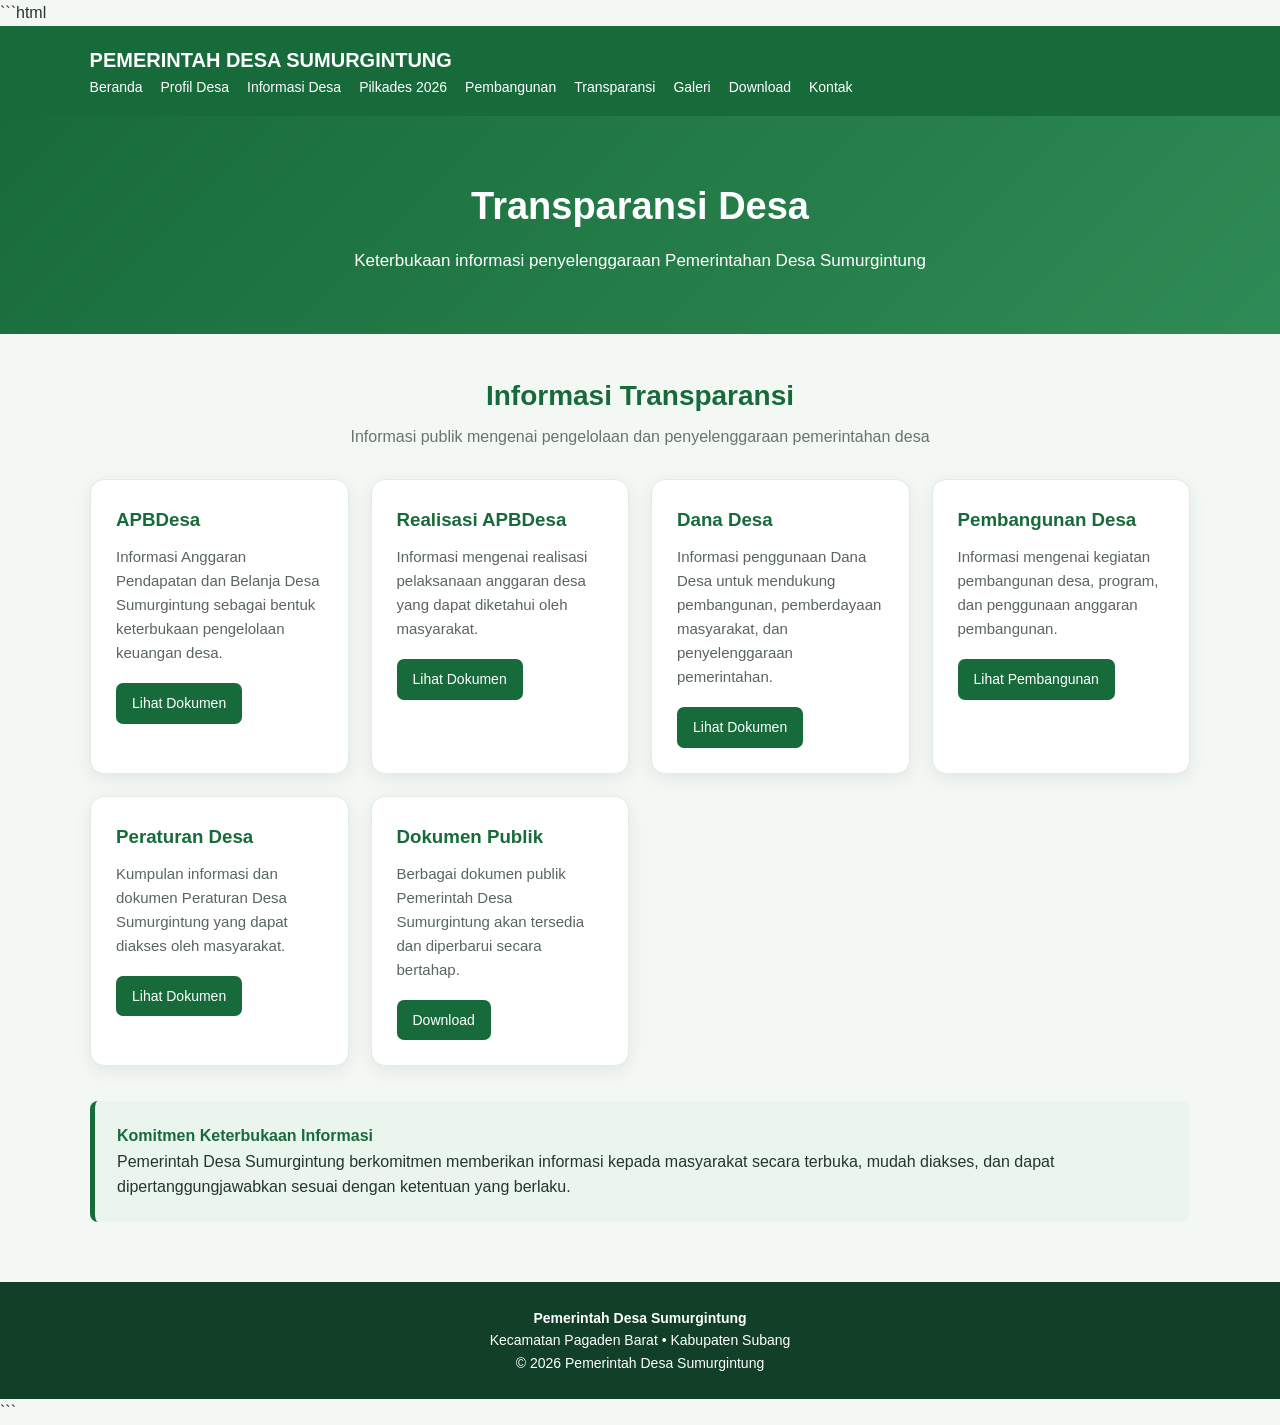
<file: transparansi.html>
```html
<!DOCTYPE html>
<html lang="id">
<head>
<meta charset="UTF-8">
<meta name="viewport" content="width=device-width, initial-scale=1.0">
<title>Transparansi Desa - Desa Sumurgintung</title>

<style>
*{
  box-sizing:border-box;
  margin:0;
  padding:0;
}

body{
  font-family:Arial,sans-serif;
  background:#f4f8f5;
  color:#26352b;
  line-height:1.6;
}

header{
  background:#176b3a;
  color:white;
  padding:18px 7%;
  display:flex;
  justify-content:space-between;
  align-items:center;
  flex-wrap:wrap;
}

.logo{
  font-size:20px;
  font-weight:bold;
}

nav{
  display:flex;
  gap:18px;
  flex-wrap:wrap;
}

nav a{
  color:white;
  text-decoration:none;
  font-size:14px;
}

nav a:hover{
  text-decoration:underline;
}

.hero{
  background:linear-gradient(135deg,#176b3a,#2f8b55);
  color:white;
  text-align:center;
  padding:60px 7%;
}

.hero h1{
  font-size:38px;
  margin-bottom:10px;
}

.hero p{
  font-size:17px;
}

.container{
  width:86%;
  max-width:1100px;
  margin:40px auto;
}

.section-title{
  text-align:center;
  margin-bottom:30px;
}

.section-title h2{
  color:#176b3a;
  font-size:28px;
}

.section-title p{
  color:#68756c;
  margin-top:5px;
}

.grid{
  display:grid;
  grid-template-columns:repeat(auto-fit,minmax(240px,1fr));
  gap:22px;
}

.card{
  background:white;
  padding:25px;
  border-radius:14px;
  border:1px solid #e3ebe5;
  box-shadow:0 5px 18px rgba(0,0,0,.07);
}

.card h3{
  color:#176b3a;
  margin-bottom:10px;
}

.card p{
  color:#59655d;
  font-size:15px;
}

.button{
  display:inline-block;
  margin-top:18px;
  padding:9px 16px;
  background:#176b3a;
  color:white;
  text-decoration:none;
  border-radius:7px;
  font-size:14px;
}

.button:hover{
  background:#12562f;
}

.info{
  margin-top:35px;
  background:#eaf5ed;
  border-left:5px solid #176b3a;
  padding:22px;
  border-radius:8px;
}

.info strong{
  color:#176b3a;
}

footer{
  margin-top:60px;
  background:#123f28;
  color:white;
  text-align:center;
  padding:25px 7%;
  font-size:14px;
}

@media(max-width:700px){
  header{
    gap:15px;
  }

  nav{
    gap:10px;
  }

  .hero h1{
    font-size:30px;
  }

  .container{
    width:90%;
  }
}
</style>
</head>

<body>

<header>
  <div class="logo">PEMERINTAH DESA SUMURGINTUNG</div>

  <nav>
    <a href="index.html">Beranda</a>
    <a href="profil.html">Profil Desa</a>
    <a href="pengumuman.html">Informasi Desa</a>
    <a href="pilkades.html">Pilkades 2026</a>
    <a href="pembangunan.html">Pembangunan</a>
    <a href="transparansi.html">Transparansi</a>
    <a href="galeri.html">Galeri</a>
    <a href="download.html">Download</a>
    <a href="kontak.html">Kontak</a>
  </nav>
</header>

<section class="hero">
  <h1>Transparansi Desa</h1>
  <p>Keterbukaan informasi penyelenggaraan Pemerintahan Desa Sumurgintung</p>
</section>

<div class="container">

  <div class="section-title">
    <h2>Informasi Transparansi</h2>
    <p>Informasi publik mengenai pengelolaan dan penyelenggaraan pemerintahan desa</p>
  </div>

  <div class="grid">

    <div class="card">
      <h3>APBDesa</h3>
      <p>
        Informasi Anggaran Pendapatan dan Belanja Desa Sumurgintung
        sebagai bentuk keterbukaan pengelolaan keuangan desa.
      </p>
      <a class="button" href="download.html">Lihat Dokumen</a>
    </div>

    <div class="card">
      <h3>Realisasi APBDesa</h3>
      <p>
        Informasi mengenai realisasi pelaksanaan anggaran desa
        yang dapat diketahui oleh masyarakat.
      </p>
      <a class="button" href="download.html">Lihat Dokumen</a>
    </div>

    <div class="card">
      <h3>Dana Desa</h3>
      <p>
        Informasi penggunaan Dana Desa untuk mendukung pembangunan,
        pemberdayaan masyarakat, dan penyelenggaraan pemerintahan.
      </p>
      <a class="button" href="download.html">Lihat Dokumen</a>
    </div>

    <div class="card">
      <h3>Pembangunan Desa</h3>
      <p>
        Informasi mengenai kegiatan pembangunan desa, program,
        dan penggunaan anggaran pembangunan.
      </p>
      <a class="button" href="pembangunan.html">Lihat Pembangunan</a>
    </div>

    <div class="card">
      <h3>Peraturan Desa</h3>
      <p>
        Kumpulan informasi dan dokumen Peraturan Desa Sumurgintung
        yang dapat diakses oleh masyarakat.
      </p>
      <a class="button" href="download.html">Lihat Dokumen</a>
    </div>

    <div class="card">
      <h3>Dokumen Publik</h3>
      <p>
        Berbagai dokumen publik Pemerintah Desa Sumurgintung
        akan tersedia dan diperbarui secara bertahap.
      </p>
      <a class="button" href="download.html">Download</a>
    </div>

  </div>

  <div class="info">
    <strong>Komitmen Keterbukaan Informasi</strong>
    <p>
      Pemerintah Desa Sumurgintung berkomitmen memberikan informasi
      kepada masyarakat secara terbuka, mudah diakses, dan dapat
      dipertanggungjawabkan sesuai dengan ketentuan yang berlaku.
    </p>
  </div>

</div>

<footer>
  <p><strong>Pemerintah Desa Sumurgintung</strong></p>
  <p>Kecamatan Pagaden Barat • Kabupaten Subang</p>
  <p>© 2026 Pemerintah Desa Sumurgintung</p>
</footer>

</body>
</html>
```
</file>
<file: style.css>
@import url('https://fonts.googleapis.com/css2?family=DM+Sans:wght@400;500;600;700&family=Playfair+Display:wght@600;700&display=swap');:root{--g:#10483c;--g2:#1c6b58;--cream:#f3f0e7;--ink:#17221e;--muted:#6c7772;--line:#e0e5e1;--white:#fff}*{box-sizing:border-box}body{margin:0;font-family:'DM Sans',Arial,sans-serif;color:var(--ink);line-height:1.65;background:#fbfcfb}a{text-decoration:none;color:inherit}.wrap{width:min(1160px,92%);margin:auto}.topbar{background:#0b3029;color:#cfe0da;font-size:12px;padding:7px 0}.topbar span{margin:0 8px;color:#7ca99b}header{background:#fff;border-bottom:1px solid var(--line);position:sticky;top:0;z-index:20}.nav{min-height:78px;display:flex;align-items:center;justify-content:space-between}.brand{display:flex;gap:11px;align-items:center;color:var(--g)}.brand strong{display:block;letter-spacing:.08em;font-size:15px}.brand small{display:block;color:#87928d;font-size:10px;letter-spacing:.08em}.logo{width:44px;height:44px;border-radius:50%;background:var(--g);color:white;display:grid;place-items:center;font-weight:800;border:3px double #c5d8d1}nav{display:flex;gap:22px;font-size:13px;font-weight:700}nav a{padding:28px 0;color:#5d6964}nav a:hover,nav a.active{color:var(--g);border-bottom:2px solid var(--g)}.hamb{display:none;border:0;background:none;font-size:25px}.hero{background:var(--cream);padding:82px 0}.hero-content{display:grid;grid-template-columns:1.1fr .9fr;gap:65px;align-items:center}.kicker,.pagehead>div>span,.section-title>span{font-size:11px;font-weight:800;letter-spacing:.18em;color:var(--g2)}.hero h1{font:700 clamp(44px,6vw,72px)/1.08 'Playfair Display',serif;margin:14px 0}.hero h1 em{font-style:normal;color:var(--g2)}.hero p{font-size:17px;color:var(--muted);max-width:650px}.buttons{display:flex;gap:12px;margin-top:28px}.btn{display:inline-block;background:var(--g);color:white;border:1px solid var(--g);padding:11px 18px;border-radius:7px;font-weight:700;font-size:14px}.btn.ghost{background:transparent;color:var(--g)}.btn.light{background:#fff;color:var(--g);border-color:#fff}.btn.small{margin-top:12px;padding:8px 13px;font-size:12px}.hero-photo{height:390px;border-radius:16px;background:linear-gradient(135deg,#d8e3de,#f4f5f0);display:grid;place-items:center;box-shadow:0 25px 60px #123f351c}.photo-label{text-align:center;color:#71817a;font-weight:800;letter-spacing:.1em}.photo-label small{display:block;font-weight:500;letter-spacing:0;margin-top:8px}.quick{background:white;border-bottom:1px solid var(--line)}.quick-grid{display:grid;grid-template-columns:repeat(4,1fr)}.quick a{padding:25px 20px;border-right:1px solid var(--line)}.quick a:first-child{padding-left:0}.quick b,.quick span{display:block}.quick b{font-size:14px}.quick span{color:var(--muted);font-size:12px}.section{padding:72px 0}.section-title{margin-bottom:28px;display:grid;grid-template-columns:1fr auto;align-items:end}.section-title h2{grid-column:1;font:700 38px/1.2 'Playfair Display',serif;margin:7px 0 0}.section-title>a{grid-column:2;grid-row:1/3;color:var(--g2);font-weight:700;font-size:13px}.news-grid{display:grid;grid-template-columns:repeat(3,1fr);gap:20px}.news-grid article,.news-list article,.service-grid article,.downloads>div{border:1px solid var(--line);border-radius:13px;background:white;padding:20px}.news-img{height:170px;background:linear-gradient(135deg,#dce8e2,#f0f3ee);border-radius:9px;display:grid;place-items:center;color:#7b8982;font-weight:800;margin-bottom:18px}.news-img.wide{height:230px}.news-grid small,.news-list small{font-size:10px;font-weight:800;letter-spacing:.12em;color:var(--g2)}.news-grid h3{font-size:19px;line-height:1.35}.news-grid p,.news-list p{color:var(--muted)}.news-grid a{font-weight:700;color:var(--g2);font-size:13px}.green{background:var(--g);color:white;padding:58px 0}.two{display:flex;justify-content:space-between;align-items:center;gap:25px}.light{color:#d7e8e2}.green h2{font:700 40px/1.2 'Playfair Display',serif;margin:10px 0}.pagehead{padding:68px 0;background:var(--cream)}.pagehead h1{font:700 52px/1.15 'Playfair Display',serif;margin:9px 0}.pagehead p{color:var(--muted)}.pagehead.dark{background:var(--g);color:white}.pagehead.dark>div>span{color:#a9d1c3}.pagehead.dark p{color:#d5e5df}.content{display:grid;grid-template-columns:1fr 300px;gap:45px}.content h2{font:700 30px 'Playfair Display',serif}.info{background:var(--cream);padding:25px;border-radius:12px;height:max-content}.info>b{font-size:11px;letter-spacing:.15em;color:var(--g2)}.news-list{max-width:850px}.news-list article{margin-bottom:22px}.news-list h2{font:700 30px/1.25 'Playfair Display',serif}.timeline{max-width:850px}.timeline>div{border-left:3px solid var(--g2);padding:0 0 28px 24px;position:relative}.timeline>div:before{content:'';position:absolute;left:-8px;top:5px;width:11px;height:11px;background:var(--g2);border-radius:50%}.timeline b,.timeline span{display:block}.timeline span{color:var(--muted);font-size:14px}.notice{background:#f8f2dd;border:1px solid #eadfb9;border-radius:9px;padding:15px;margin-top:10px;font-size:13px}.mt{margin-top:45px}.candidate-grid{display:grid;grid-template-columns:repeat(3,1fr);gap:20px}.candidate{border:1px solid var(--line);border-radius:12px;padding:15px}.avatar{height:220px;border-radius:8px;background:#e5ece8;display:grid;place-items:center;color:#7a8982;font-weight:800}.service-grid{display:grid;grid-template-columns:repeat(2,1fr);gap:20px}.service-grid article{padding:28px}.service-grid b{font-size:19px}.service-grid p{color:var(--muted)}.downloads{max-width:850px}.downloads>div{margin-bottom:15px}.downloads b,.downloads span{display:block}.downloads span{color:var(--muted);font-size:13px}.gallery{display:grid;grid-template-columns:repeat(3,1fr);gap:18px}.gallery>div,.map{height:250px;border-radius:12px;background:linear-gradient(135deg,#dce8e2,#f0f3ee);display:grid;place-items:center;color:#7a8982;font-weight:800}.contact{display:grid;grid-template-columns:1fr 1fr;gap:30px}.map{text-align:center}.map small{font-weight:500}.wa{position:fixed;right:22px;bottom:20px;background:#168c57;color:white;padding:11px 17px;border-radius:30px;font-weight:800;box-shadow:0 8px 25px #0002}footer{background:#0b2f28;color:#d6e4df;padding:45px 0 0}.footer-grid{display:grid;grid-template-columns:2fr 1fr 1fr;gap:40px;padding-bottom:35px}.foot{color:white}.footer-grid h4{margin-top:0;color:white}.footer-grid a{display:block;margin:6px 0;color:#c5d8d1;font-size:13px}.footer-grid p{font-size:13px;color:#b8ccc5}.copyright{border-top:1px solid #31564e;padding:16px 0;font-size:11px;color:#9eb5ad}@media(max-width:900px){nav{display:none}.hamb{display:block;color:var(--g)}nav.open{display:flex;position:absolute;top:78px;left:0;right:0;background:#fff;flex-direction:column;padding:10px 4%;gap:0;border-bottom:1px solid var(--line)}nav.open a{padding:10px}.hero-content,.content,.contact{grid-template-columns:1fr}.hero-photo{height:280px}.quick-grid,.news-grid,.candidate-grid,.gallery{grid-template-columns:1fr 1fr}.quick a:nth-child(odd){padding-left:0}.two{flex-direction:column;align-items:flex-start}.footer-grid{grid-template-columns:1fr}.pagehead h1{font-size:42px}}@media(max-width:560px){.quick-grid,.news-grid,.candidate-grid,.gallery,.service-grid{grid-template-columns:1fr}.hero{padding:55px 0}.hero h1{font-size:45px}.section{padding:55px 0}.topbar{font-size:10px}.hero-photo{height:220px}}
</file>
